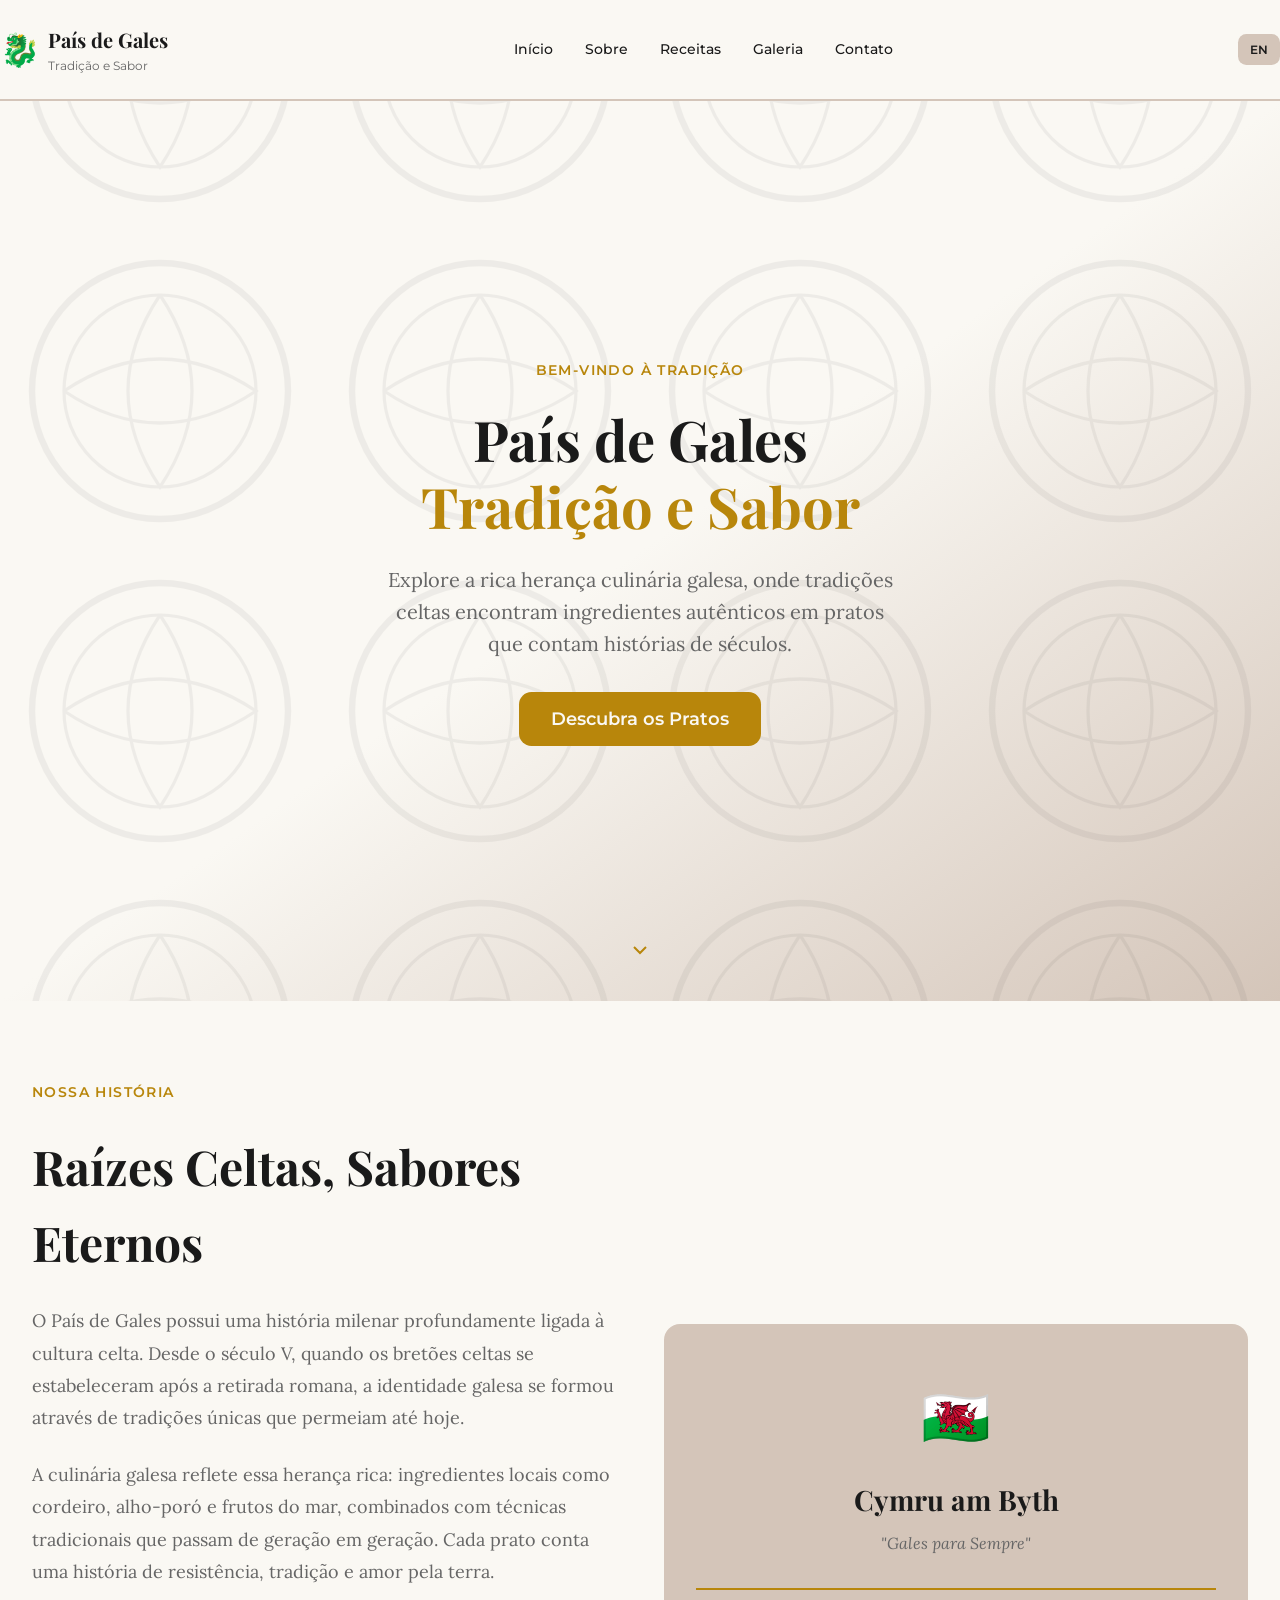
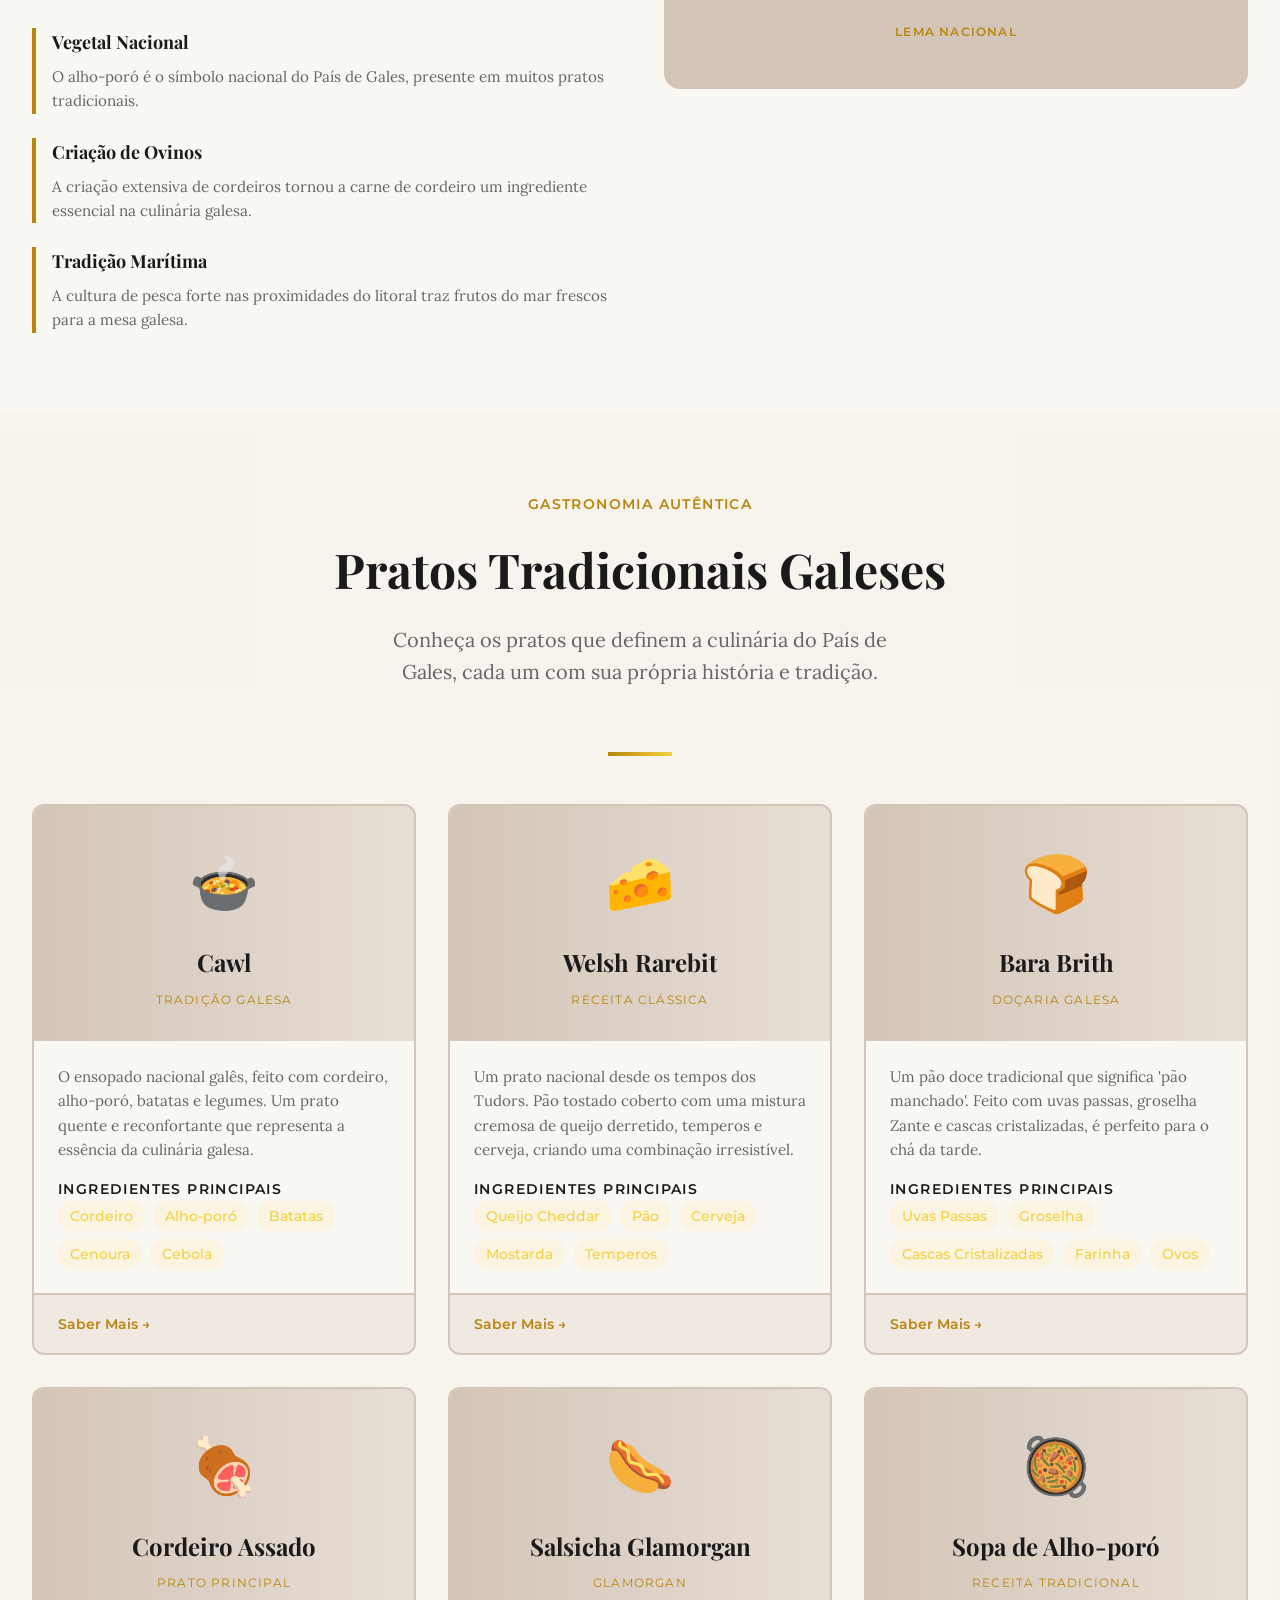
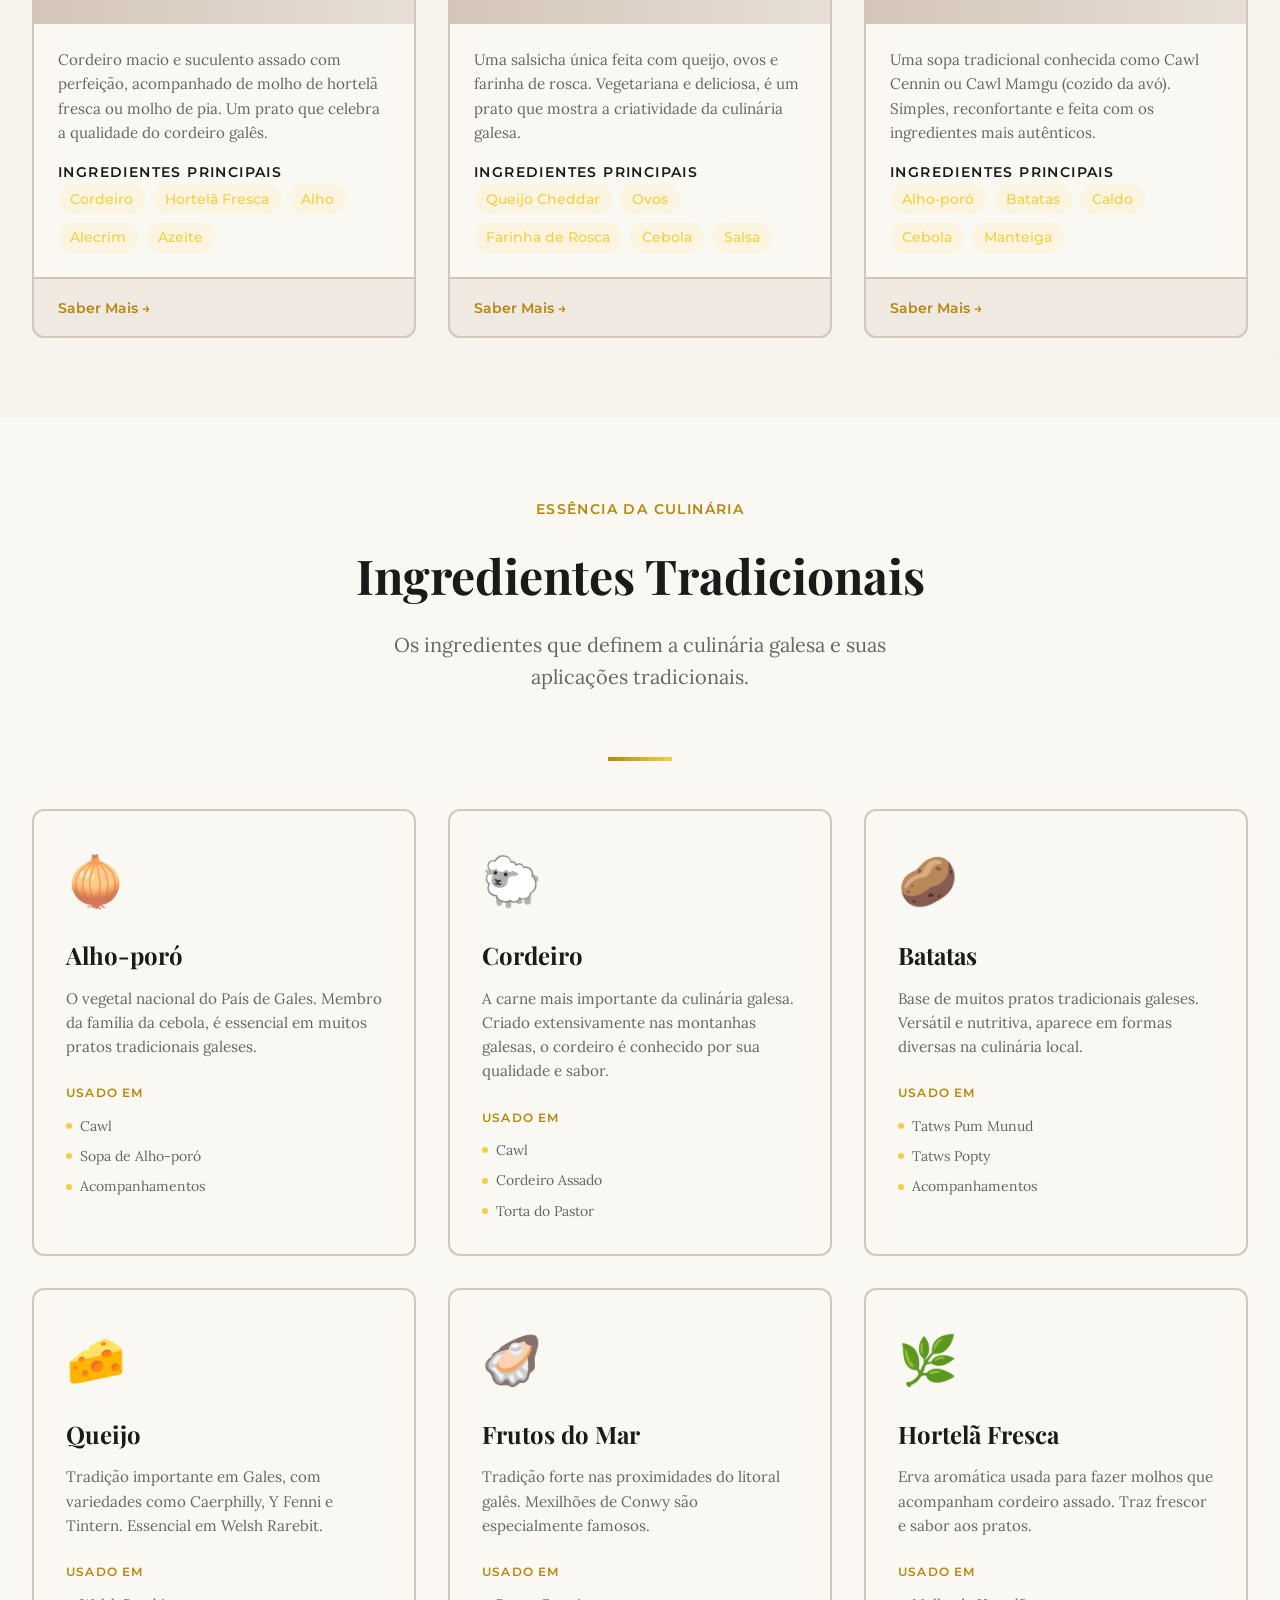
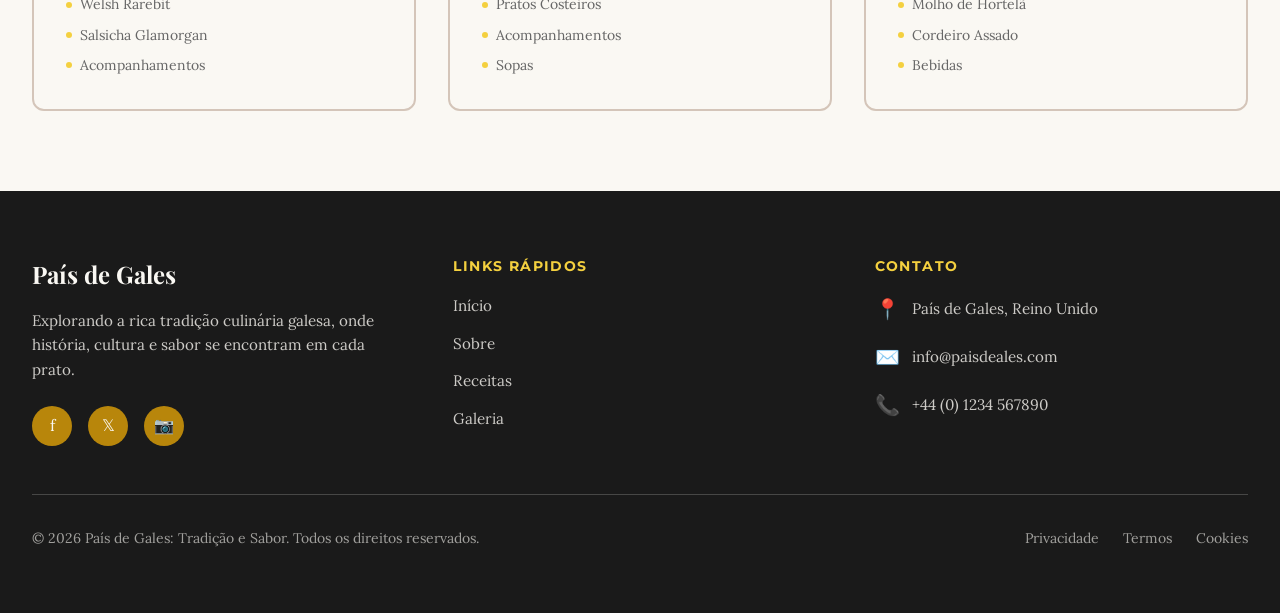
<file: projeto/index.html>
<!DOCTYPE html>
<html lang="pt-BR">
<head>
    <meta charset="UTF-8">
    <meta name="viewport" content="width=device-width, initial-scale=1.0">
    <meta name="description" content="Descubra a rica culinária tradicional do País de Gales, com pratos autênticos como Cawl, Welsh Rarebit e Bara Brith.">
    <meta name="keywords" content="País de Gales, culinária galesa, comida tradicional, receitas, cultura">
    <title>País de Gales: Tradição e Sabor</title>
    <link rel="preconnect" href="https://fonts.googleapis.com">
    <link rel="preconnect" href="https://fonts.gstatic.com" crossorigin>
    <link href="https://fonts.googleapis.com/css2?family=Playfair+Display:wght@700;900&family=Lora:wght@400;500;600&family=Montserrat:wght@500;600;700&display=swap" rel="stylesheet">
    <link rel="stylesheet" href="styles.css">
</head>
<body>
    <!-- Header -->
    <header class="header">
        <div class="container header-content">
            <a href="index.html" class="logo">
                <span class="logo-emoji">🐉</span>
                <div class="logo-text">
                    <h1 class="logo-title" data-i18n="nav.title">País de Gales</h1>
                    <p class="logo-subtitle" data-i18n="nav.subtitle">Tradição e Sabor</p>
                </div>
            </a>

            <button class="menu-toggle" id="menuToggle">
                <span></span>
                <span></span>
                <span></span>
            </button>

            <nav class="nav" id="nav">
                <a href="index.html" class="nav-link" data-i18n="nav.home">Início</a>
                <a href="sobre.html" class="nav-link" data-i18n="nav.about">Sobre</a>
                <a href="receitas.html" class="nav-link" data-i18n="nav.recipes">Receitas</a>
                <a href="galeria.html" class="nav-link" data-i18n="nav.gallery">Galeria</a>
                <a href="contato.html" class="nav-link" data-i18n="nav.contact">Contato</a>
            </nav>

            <button class="language-toggle" id="languageToggle">
                <span id="langText">EN</span>
            </button>
        </div>
    </header>

    <!-- Main Content -->
    <main>
        <!-- Hero Section -->
        <section class="hero">
            <svg class="celtic-pattern" viewBox="0 0 400 400" preserveAspectRatio="xMidYMid slice">
                <defs>
                    <pattern id="celtic" x="0" y="0" width="100" height="100" patternUnits="userSpaceOnUse">
                        <circle cx="50" cy="50" r="40" fill="none" stroke="currentColor" stroke-width="2" />
                        <circle cx="50" cy="50" r="30" fill="none" stroke="currentColor" stroke-width="1" />
                        <path d="M 50 20 Q 70 50 50 80 Q 30 50 50 20" fill="none" stroke="currentColor" stroke-width="1" />
                        <path d="M 20 50 Q 50 70 80 50 Q 50 30 20 50" fill="none" stroke="currentColor" stroke-width="1" />
                    </pattern>
                </defs>
                <rect width="400" height="400" fill="url(#celtic)" />
            </svg>

            <div class="hero-content">
                <span class="hero-subtitle" data-i18n="hero.subtitle">BEM-VINDO À TRADIÇÃO</span>
                <h2 class="hero-title"><span data-i18n="hero.title">País de Gales</span><br><span class="text-primary" data-i18n="hero.subtitle2">Tradição e Sabor</span></h2>
                <p class="hero-description" data-i18n="hero.description">Explore a rica herança culinária galesa, onde tradições celtas encontram ingredientes autênticos em pratos que contam histórias de séculos.</p>
                <button class="cta-button" id="ctaButton" data-i18n="hero.cta">Descubra os Pratos</button>
            </div>

            <div class="scroll-indicator">
                <svg width="24" height="24" viewBox="0 0 24 24" fill="none" stroke="currentColor" stroke-width="2">
                    <polyline points="6 9 12 15 18 9"></polyline>
                </svg>
            </div>
        </section>

        <!-- History Section -->
        <section id="historia" class="history">
            <div class="container">
                <div class="history-grid">
                    <div class="history-content">
                        <span class="section-label" data-i18n="history.label">NOSSA HISTÓRIA</span>
                        <h2 class="section-title" data-i18n="history.title">Raízes Celtas, Sabores Eternos</h2>

                        <p class="history-text" data-i18n="history.text1">O País de Gales possui uma história milenar profundamente ligada à cultura celta. Desde o século V, quando os bretões celtas se estabeleceram após a retirada romana, a identidade galesa se formou através de tradições únicas que permeiam até hoje.</p>

                        <p class="history-text" data-i18n="history.text2">A culinária galesa reflete essa herança rica: ingredientes locais como cordeiro, alho-poró e frutos do mar, combinados com técnicas tradicionais que passam de geração em geração. Cada prato conta uma história de resistência, tradição e amor pela terra.</p>

                        <div class="history-highlights">
                            <div class="highlight">
                                <div class="highlight-line"></div>
                                <div>
                                    <h3 class="highlight-title" data-i18n="history.highlight1">Vegetal Nacional</h3>
                                    <p class="highlight-text" data-i18n="history.highlight1_text">O alho-poró é o símbolo nacional do País de Gales, presente em muitos pratos tradicionais.</p>
                                </div>
                            </div>

                            <div class="highlight">
                                <div class="highlight-line"></div>
                                <div>
                                    <h3 class="highlight-title" data-i18n="history.highlight2">Criação de Ovinos</h3>
                                    <p class="highlight-text" data-i18n="history.highlight2_text">A criação extensiva de cordeiros tornou a carne de cordeiro um ingrediente essencial na culinária galesa.</p>
                                </div>
                            </div>

                            <div class="highlight">
                                <div class="highlight-line"></div>
                                <div>
                                    <h3 class="highlight-title" data-i18n="history.highlight3">Tradição Marítima</h3>
                                    <p class="highlight-text" data-i18n="history.highlight3_text">A cultura de pesca forte nas proximidades do litoral traz frutos do mar frescos para a mesa galesa.</p>
                                </div>
                            </div>
                        </div>
                    </div>

                    <div class="history-box">
                        <div class="history-emoji">🏴󠁧󠁢󠁷󠁬󠁳󠁿</div>
                        <h3 class="history-motto">Cymru am Byth</h3>
                        <p class="history-motto-translation" data-i18n="history.motto">"Gales para Sempre"</p>
                        <div class="history-divider"></div>
                        <p class="history-label" data-i18n="history.national_motto">LEMA NACIONAL</p>
                    </div>
                </div>
            </div>
        </section>

        <!-- Dishes Section -->
        <section id="pratos" class="dishes">
            <div class="container">
                <div class="section-header">
                    <span class="section-label" data-i18n="dishes.label">GASTRONOMIA AUTÊNTICA</span>
                    <h2 class="section-title" data-i18n="dishes.title">Pratos Tradicionais Galeses</h2>
                    <p class="section-description" data-i18n="dishes.description">Conheça os pratos que definem a culinária do País de Gales, cada um com sua própria história e tradição.</p>
                </div>

                <div class="decorative-line"></div>

                <div class="dishes-grid" id="dishesGrid">
                    <!-- Dishes will be inserted here by JavaScript -->
                </div>
            </div>
        </section>

        <!-- Ingredients Section -->
        <section id="ingredientes" class="ingredients">
            <div class="container">
                <div class="section-header">
                    <span class="section-label" data-i18n="ingredients.label">ESSÊNCIA DA CULINÁRIA</span>
                    <h2 class="section-title" data-i18n="ingredients.title">Ingredientes Tradicionais</h2>
                    <p class="section-description" data-i18n="ingredients.description">Os ingredientes que definem a culinária galesa e suas aplicações tradicionais.</p>
                </div>

                <div class="decorative-line"></div>

                <div class="ingredients-grid" id="ingredientsGrid">
                    <!-- Ingredients will be inserted here by JavaScript -->
                </div>
            </div>
        </section>
    </main>

    <!-- Footer -->
    <footer class="footer" id="contato">
        <div class="container">
            <div class="footer-grid">
                <div class="footer-section">
                    <h3 class="footer-title" data-i18n="footer.title">País de Gales</h3>
                    <p class="footer-text" data-i18n="footer.text">Explorando a rica tradição culinária galesa, onde história, cultura e sabor se encontram em cada prato.</p>
                    <div class="social-links">
                        <a href="#" class="social-link">f</a>
                        <a href="#" class="social-link">𝕏</a>
                        <a href="#" class="social-link">📷</a>
                    </div>
                </div>

                <div class="footer-section">
                    <h4 class="footer-subtitle" data-i18n="footer.quick_links">LINKS RÁPIDOS</h4>
                    <ul class="footer-links">
                        <li><a href="index.html" data-i18n="nav.home">Início</a></li>
                        <li><a href="sobre.html" data-i18n="nav.about">Sobre</a></li>
                        <li><a href="receitas.html" data-i18n="nav.recipes">Receitas</a></li>
                        <li><a href="galeria.html" data-i18n="nav.gallery">Galeria</a></li>
                    </ul>
                </div>

                <div class="footer-section">
                    <h4 class="footer-subtitle" data-i18n="footer.contact">CONTATO</h4>
                    <div class="contact-info">
                        <div class="contact-item">
                            <span class="contact-icon">📍</span>
                            <span data-i18n="footer.location">País de Gales, Reino Unido</span>
                        </div>
                        <div class="contact-item">
                            <span class="contact-icon">✉️</span>
                            <a href="mailto:info@paisdeales.com">info@paisdeales.com</a>
                        </div>
                        <div class="contact-item">
                            <span class="contact-icon">📞</span>
                            <span>+44 (0) 1234 567890</span>
                        </div>
                    </div>
                </div>
            </div>

            <div class="footer-divider"></div>

            <div class="footer-bottom">
                <p data-i18n="footer.copyright">&copy; 2026 País de Gales: Tradição e Sabor. Todos os direitos reservados.</p>
                <div class="footer-bottom-links">
                    <a href="#" data-i18n="footer.privacy">Privacidade</a>
                    <a href="#" data-i18n="footer.terms">Termos</a>
                    <a href="#" data-i18n="footer.cookies">Cookies</a>
                </div>
            </div>
        </div>
    </footer>

    <script src="i18n.js"></script>
    <script src="script.js"></script>
</body>
</html>
</file>
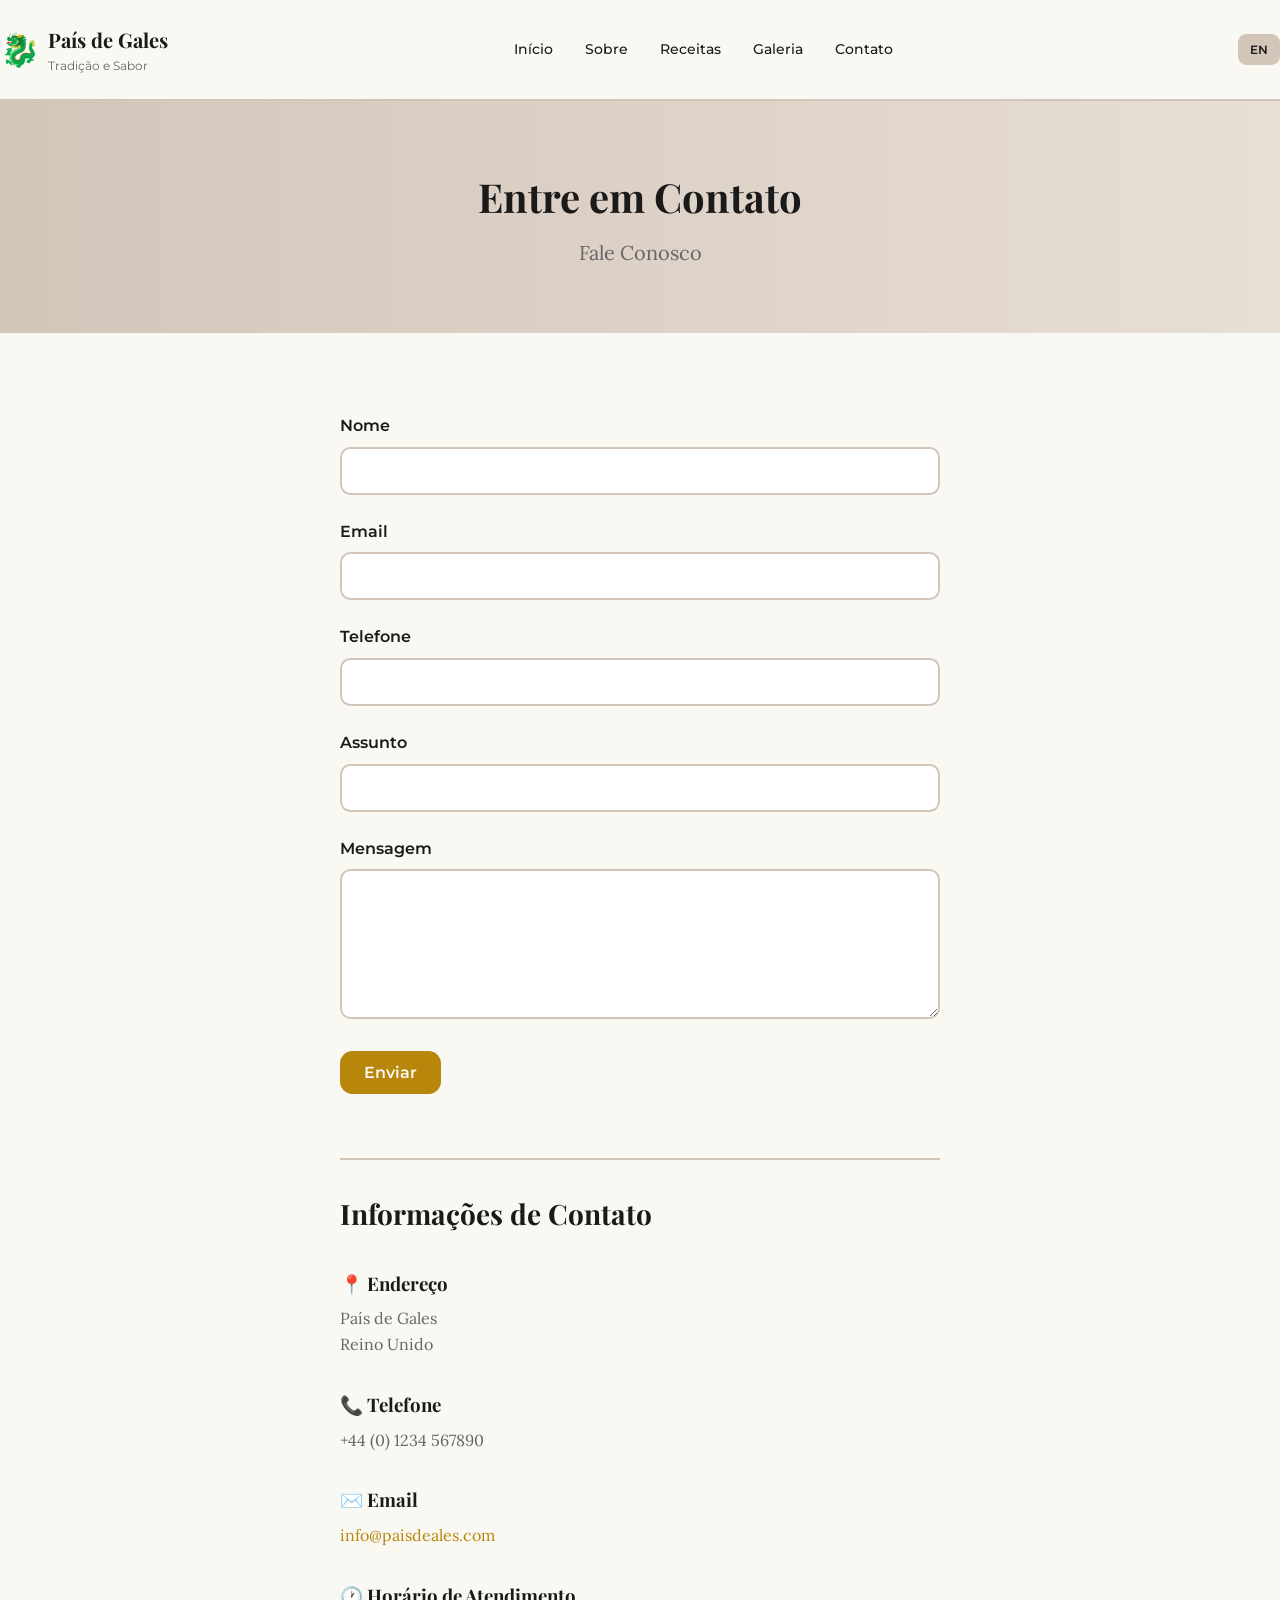
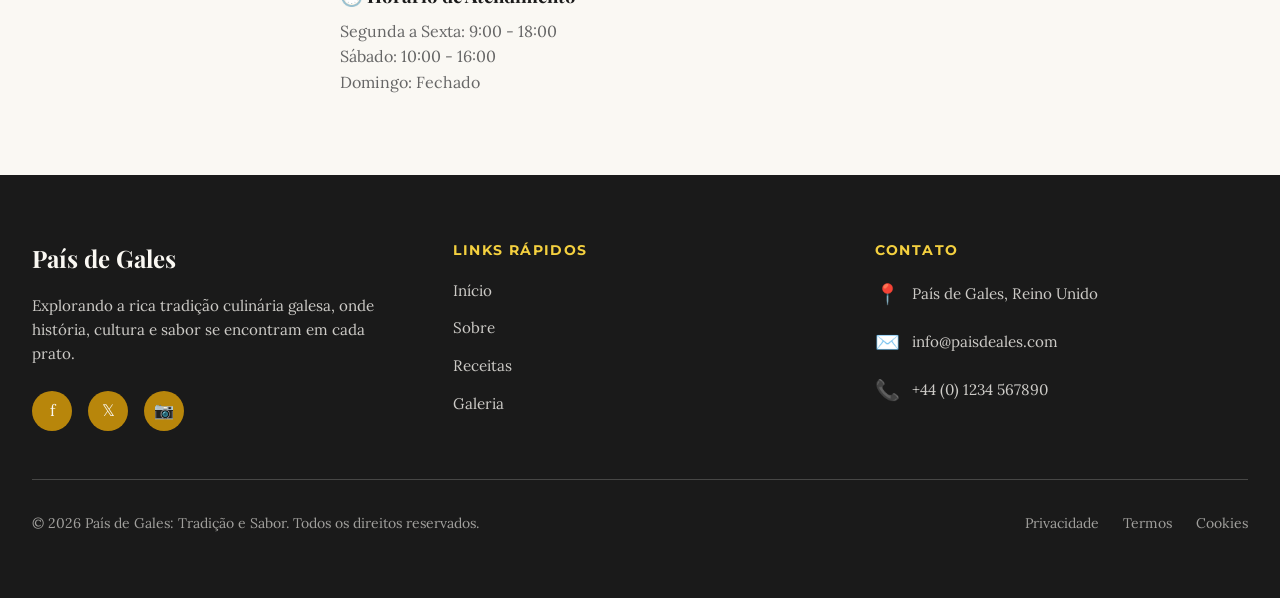
<file: projeto/contato.html>
<!DOCTYPE html>
<html lang="pt-BR">
<head>
    <meta charset="UTF-8">
    <meta name="viewport" content="width=device-width, initial-scale=1.0">
    <meta name="description" content="Entre em contato conosco.">
    <title>Contato - País de Gales: Tradição e Sabor</title>
    <link rel="preconnect" href="https://fonts.googleapis.com">
    <link rel="preconnect" href="https://fonts.gstatic.com" crossorigin>
    <link href="https://fonts.googleapis.com/css2?family=Playfair+Display:wght@700;900&family=Lora:wght@400;500;600&family=Montserrat:wght@500;600;700&display=swap" rel="stylesheet">
    <link rel="stylesheet" href="styles.css">
</head>
<body>
    <!-- Header -->
    <header class="header">
        <div class="container header-content">
            <a href="index.html" class="logo">
                <span class="logo-emoji">🐉</span>
                <div class="logo-text">
                    <h1 class="logo-title" data-i18n="nav.title">País de Gales</h1>
                    <p class="logo-subtitle" data-i18n="nav.subtitle">Tradição e Sabor</p>
                </div>
            </a>

            <button class="menu-toggle" id="menuToggle">
                <span></span>
                <span></span>
                <span></span>
            </button>

            <nav class="nav" id="nav">
                <a href="index.html" class="nav-link" data-i18n="nav.home">Início</a>
                <a href="sobre.html" class="nav-link" data-i18n="nav.about">Sobre</a>
                <a href="receitas.html" class="nav-link" data-i18n="nav.recipes">Receitas</a>
                <a href="galeria.html" class="nav-link" data-i18n="nav.gallery">Galeria</a>
                <a href="contato.html" class="nav-link" data-i18n="nav.contact">Contato</a>
            </nav>

            <button class="language-toggle" id="languageToggle">
                <span id="langText">EN</span>
            </button>
        </div>
    </header>

    <!-- Main Content -->
    <main>
        <!-- Page Header -->
        <section class="page-header">
            <div class="container">
                <h1 class="page-title" data-i18n="pages.contact.title">Entre em Contato</h1>
                <p class="page-subtitle" data-i18n="pages.contact.subtitle">Fale Conosco</p>
            </div>
        </section>

        <!-- Page Content -->
        <section class="page-content">
            <div class="container">
                <div style="max-width: 600px; margin: 0 auto;">
                    <!-- Contact Form -->
                    <form id="contactForm" class="contact-form">
                        <div class="form-group">
                            <label for="name" class="form-label" data-i18n="pages.contact.name">Nome</label>
                            <input type="text" id="name" name="name" class="form-input" required>
                        </div>

                        <div class="form-group">
                            <label for="email" class="form-label" data-i18n="pages.contact.email">Email</label>
                            <input type="email" id="email" name="email" class="form-input" required>
                        </div>

                        <div class="form-group">
                            <label for="phone" class="form-label" data-i18n="pages.contact.phone">Telefone</label>
                            <input type="tel" id="phone" name="phone" class="form-input">
                        </div>

                        <div class="form-group">
                            <label for="subject" class="form-label">Assunto</label>
                            <input type="text" id="subject" name="subject" class="form-input" required>
                        </div>

                        <div class="form-group">
                            <label for="message" class="form-label" data-i18n="pages.contact.message">Mensagem</label>
                            <textarea id="message" name="message" class="form-textarea" required></textarea>
                        </div>

                        <button type="submit" class="form-button" data-i18n="pages.contact.send">Enviar</button>
                    </form>

                    <!-- Contact Info -->
                    <div style="margin-top: 4rem; padding-top: 2rem; border-top: 2px solid var(--secondary);">
                        <h2 class="content-title">Informações de Contato</h2>
                        
                        <div style="display: grid; gap: 2rem; margin-top: 2rem;">
                            <div>
                                <h3 style="font-weight: 700; margin-bottom: 0.5rem;">📍 Endereço</h3>
                                <p style="color: var(--muted-foreground);">País de Gales<br>Reino Unido</p>
                            </div>

                            <div>
                                <h3 style="font-weight: 700; margin-bottom: 0.5rem;">📞 Telefone</h3>
                                <p style="color: var(--muted-foreground);">+44 (0) 1234 567890</p>
                            </div>

                            <div>
                                <h3 style="font-weight: 700; margin-bottom: 0.5rem;">✉️ Email</h3>
                                <p style="color: var(--muted-foreground);"><a href="mailto:info@paisdeales.com" style="color: var(--primary); text-decoration: none;">info@paisdeales.com</a></p>
                            </div>

                            <div>
                                <h3 style="font-weight: 700; margin-bottom: 0.5rem;">🕐 Horário de Atendimento</h3>
                                <p style="color: var(--muted-foreground);">Segunda a Sexta: 9:00 - 18:00<br>Sábado: 10:00 - 16:00<br>Domingo: Fechado</p>
                            </div>
                        </div>
                    </div>
                </div>
            </div>
        </section>
    </main>

    <!-- Footer -->
    <footer class="footer">
        <div class="container">
            <div class="footer-grid">
                <div class="footer-section">
                    <h3 class="footer-title" data-i18n="footer.title">País de Gales</h3>
                    <p class="footer-text" data-i18n="footer.text">Explorando a rica tradição culinária galesa, onde história, cultura e sabor se encontram em cada prato.</p>
                    <div class="social-links">
                        <a href="#" class="social-link">f</a>
                        <a href="#" class="social-link">𝕏</a>
                        <a href="#" class="social-link">📷</a>
                    </div>
                </div>

                <div class="footer-section">
                    <h4 class="footer-subtitle" data-i18n="footer.quick_links">LINKS RÁPIDOS</h4>
                    <ul class="footer-links">
                        <li><a href="index.html" data-i18n="nav.home">Início</a></li>
                        <li><a href="sobre.html" data-i18n="nav.about">Sobre</a></li>
                        <li><a href="receitas.html" data-i18n="nav.recipes">Receitas</a></li>
                        <li><a href="galeria.html" data-i18n="nav.gallery">Galeria</a></li>
                    </ul>
                </div>

                <div class="footer-section">
                    <h4 class="footer-subtitle" data-i18n="footer.contact">CONTATO</h4>
                    <div class="contact-info">
                        <div class="contact-item">
                            <span class="contact-icon">📍</span>
                            <span data-i18n="footer.location">País de Gales, Reino Unido</span>
                        </div>
                        <div class="contact-item">
                            <span class="contact-icon">✉️</span>
                            <a href="mailto:info@paisdeales.com">info@paisdeales.com</a>
                        </div>
                        <div class="contact-item">
                            <span class="contact-icon">📞</span>
                            <span>+44 (0) 1234 567890</span>
                        </div>
                    </div>
                </div>
            </div>

            <div class="footer-divider"></div>

            <div class="footer-bottom">
                <p data-i18n="footer.copyright">&copy; 2026 País de Gales: Tradição e Sabor. Todos os direitos reservados.</p>
                <div class="footer-bottom-links">
                    <a href="#" data-i18n="footer.privacy">Privacidade</a>
                    <a href="#" data-i18n="footer.terms">Termos</a>
                    <a href="#" data-i18n="footer.cookies">Cookies</a>
                </div>
            </div>
        </div>
    </footer>

    <script src="i18n.js"></script>
    <script src="contact.js"></script>
    <script src="script.js"></script>
</body>
</html>
</file>
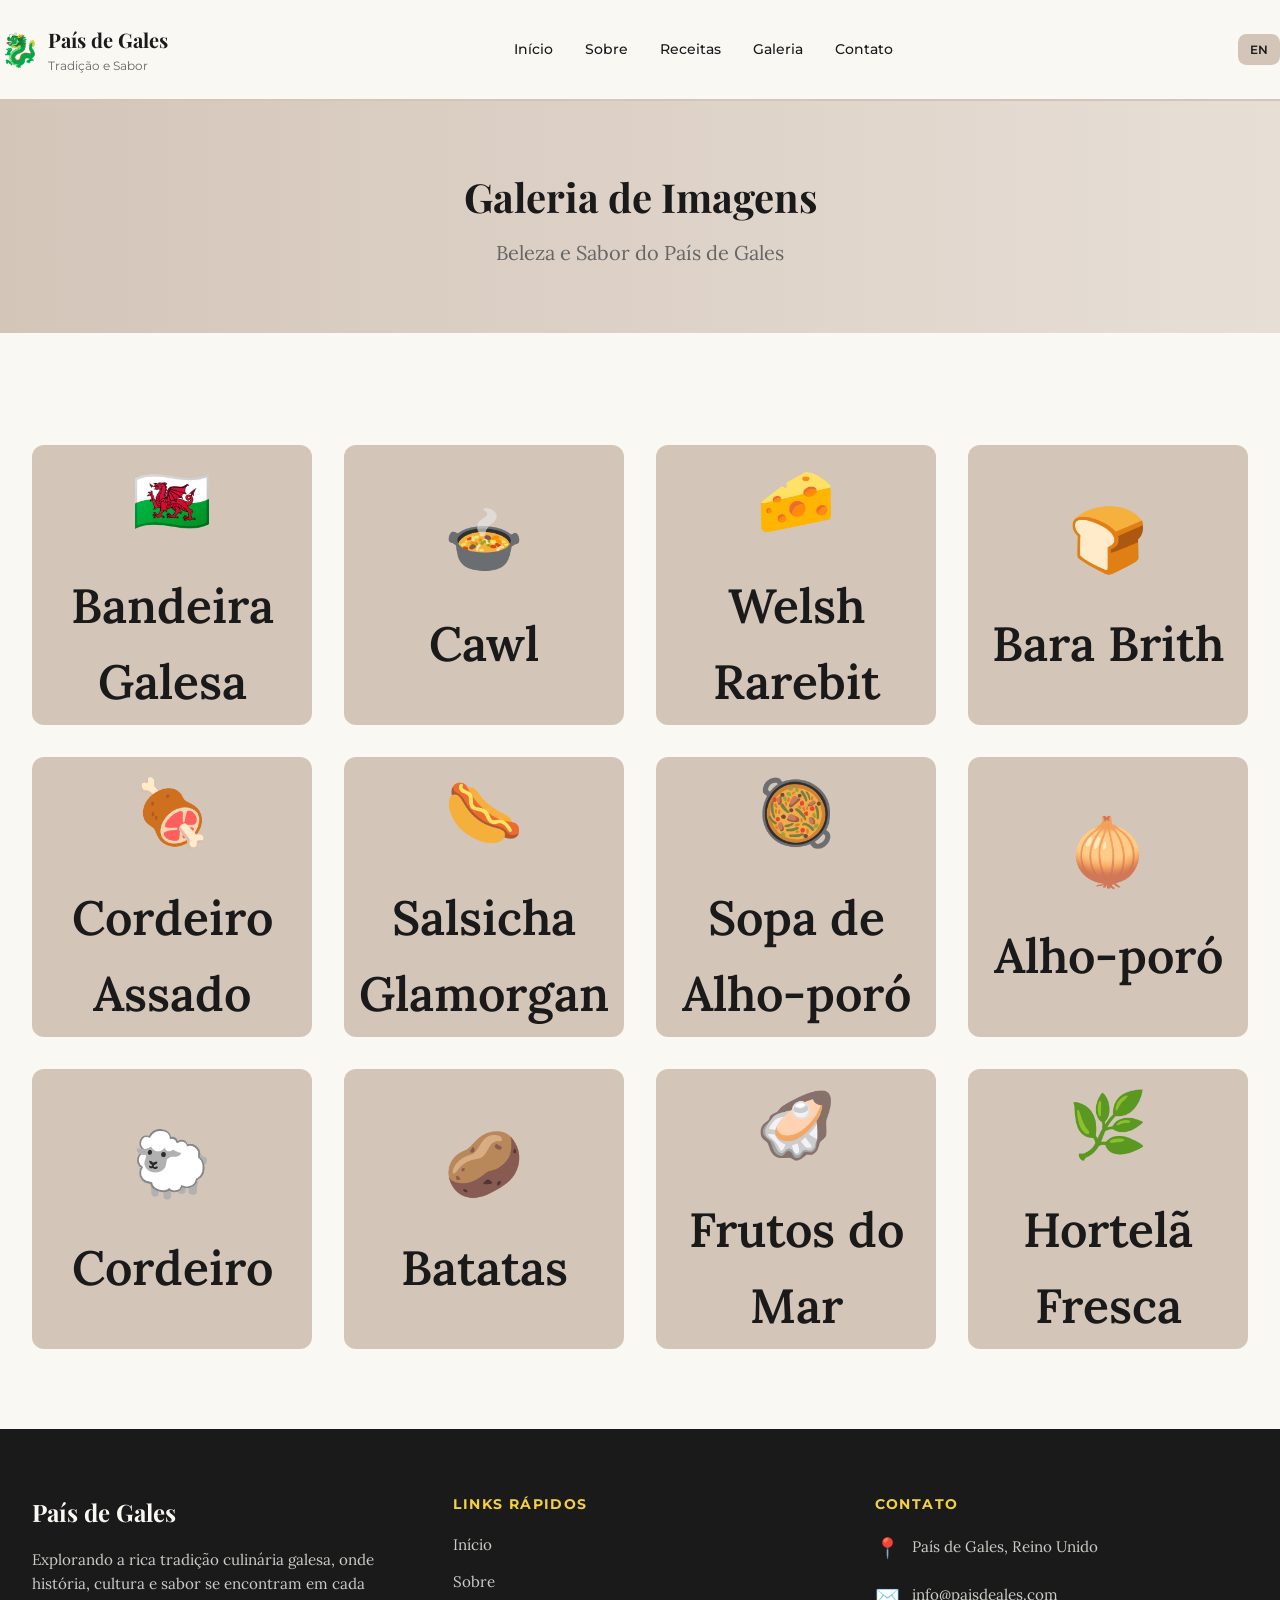
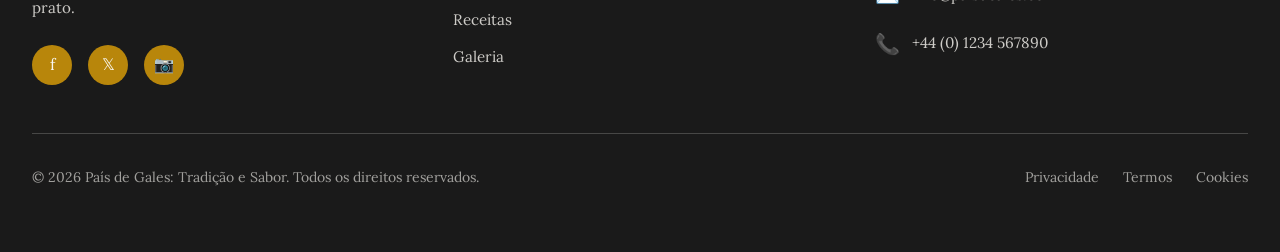
<file: projeto/galeria.html>
<!DOCTYPE html>
<html lang="pt-BR">
<head>
    <meta charset="UTF-8">
    <meta name="viewport" content="width=device-width, initial-scale=1.0">
    <meta name="description" content="Galeria de imagens do País de Gales e sua culinária.">
    <title>Galeria - País de Gales: Tradição e Sabor</title>
    <link rel="preconnect" href="https://fonts.googleapis.com">
    <link rel="preconnect" href="https://fonts.gstatic.com" crossorigin>
    <link href="https://fonts.googleapis.com/css2?family=Playfair+Display:wght@700;900&family=Lora:wght@400;500;600&family=Montserrat:wght@500;600;700&display=swap" rel="stylesheet">
    <link rel="stylesheet" href="styles.css">
</head>
<body>
    <!-- Header -->
    <header class="header">
        <div class="container header-content">
            <a href="index.html" class="logo">
                <span class="logo-emoji">🐉</span>
                <div class="logo-text">
                    <h1 class="logo-title" data-i18n="nav.title">País de Gales</h1>
                    <p class="logo-subtitle" data-i18n="nav.subtitle">Tradição e Sabor</p>
                </div>
            </a>

            <button class="menu-toggle" id="menuToggle">
                <span></span>
                <span></span>
                <span></span>
            </button>

            <nav class="nav" id="nav">
                <a href="index.html" class="nav-link" data-i18n="nav.home">Início</a>
                <a href="sobre.html" class="nav-link" data-i18n="nav.about">Sobre</a>
                <a href="receitas.html" class="nav-link" data-i18n="nav.recipes">Receitas</a>
                <a href="galeria.html" class="nav-link" data-i18n="nav.gallery">Galeria</a>
                <a href="contato.html" class="nav-link" data-i18n="nav.contact">Contato</a>
            </nav>

            <button class="language-toggle" id="languageToggle">
                <span id="langText">EN</span>
            </button>
        </div>
    </header>

    <!-- Main Content -->
    <main>
        <!-- Page Header -->
        <section class="page-header">
            <div class="container">
                <h1 class="page-title" data-i18n="pages.gallery.title">Galeria de Imagens</h1>
                <p class="page-subtitle" data-i18n="pages.gallery.subtitle">Beleza e Sabor do País de Gales</p>
            </div>
        </section>

        <!-- Page Content -->
        <section class="page-content">
            <div class="container">
                <!-- Gallery Grid -->
                <div class="gallery-grid" id="galleryGrid">
                    <!-- Gallery items will be inserted here by JavaScript -->
                </div>
            </div>
        </section>
    </main>

    <!-- Footer -->
    <footer class="footer">
        <div class="container">
            <div class="footer-grid">
                <div class="footer-section">
                    <h3 class="footer-title" data-i18n="footer.title">País de Gales</h3>
                    <p class="footer-text" data-i18n="footer.text">Explorando a rica tradição culinária galesa, onde história, cultura e sabor se encontram em cada prato.</p>
                    <div class="social-links">
                        <a href="#" class="social-link">f</a>
                        <a href="#" class="social-link">𝕏</a>
                        <a href="#" class="social-link">📷</a>
                    </div>
                </div>

                <div class="footer-section">
                    <h4 class="footer-subtitle" data-i18n="footer.quick_links">LINKS RÁPIDOS</h4>
                    <ul class="footer-links">
                        <li><a href="index.html" data-i18n="nav.home">Início</a></li>
                        <li><a href="sobre.html" data-i18n="nav.about">Sobre</a></li>
                        <li><a href="receitas.html" data-i18n="nav.recipes">Receitas</a></li>
                        <li><a href="galeria.html" data-i18n="nav.gallery">Galeria</a></li>
                    </ul>
                </div>

                <div class="footer-section">
                    <h4 class="footer-subtitle" data-i18n="footer.contact">CONTATO</h4>
                    <div class="contact-info">
                        <div class="contact-item">
                            <span class="contact-icon">📍</span>
                            <span data-i18n="footer.location">País de Gales, Reino Unido</span>
                        </div>
                        <div class="contact-item">
                            <span class="contact-icon">✉️</span>
                            <a href="mailto:info@paisdeales.com">info@paisdeales.com</a>
                        </div>
                        <div class="contact-item">
                            <span class="contact-icon">📞</span>
                            <span>+44 (0) 1234 567890</span>
                        </div>
                    </div>
                </div>
            </div>

            <div class="footer-divider"></div>

            <div class="footer-bottom">
                <p data-i18n="footer.copyright">&copy; 2026 País de Gales: Tradição e Sabor. Todos os direitos reservados.</p>
                <div class="footer-bottom-links">
                    <a href="#" data-i18n="footer.privacy">Privacidade</a>
                    <a href="#" data-i18n="footer.terms">Termos</a>
                    <a href="#" data-i18n="footer.cookies">Cookies</a>
                </div>
            </div>
        </div>
    </footer>

    <script src="i18n.js"></script>
    <script src="gallery.js"></script>
    <script src="script.js"></script>
</body>
</html>
</file>
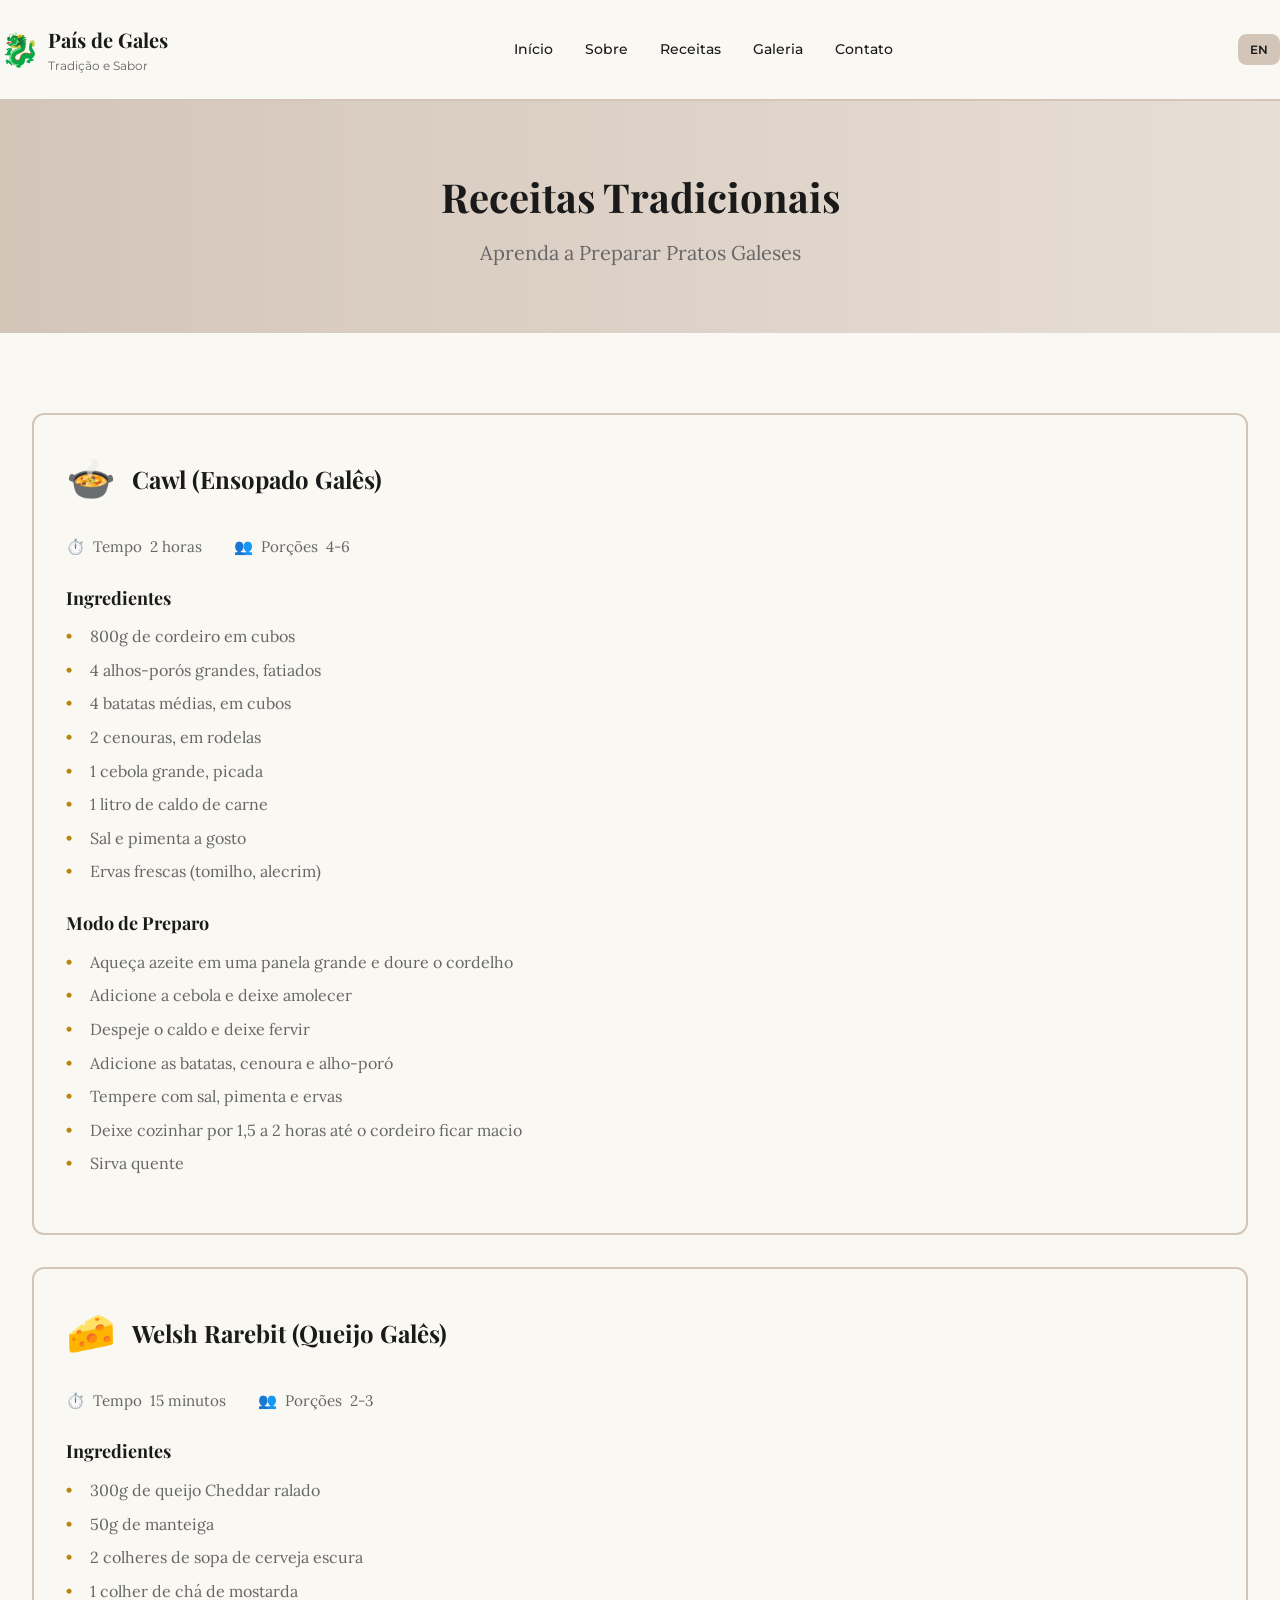
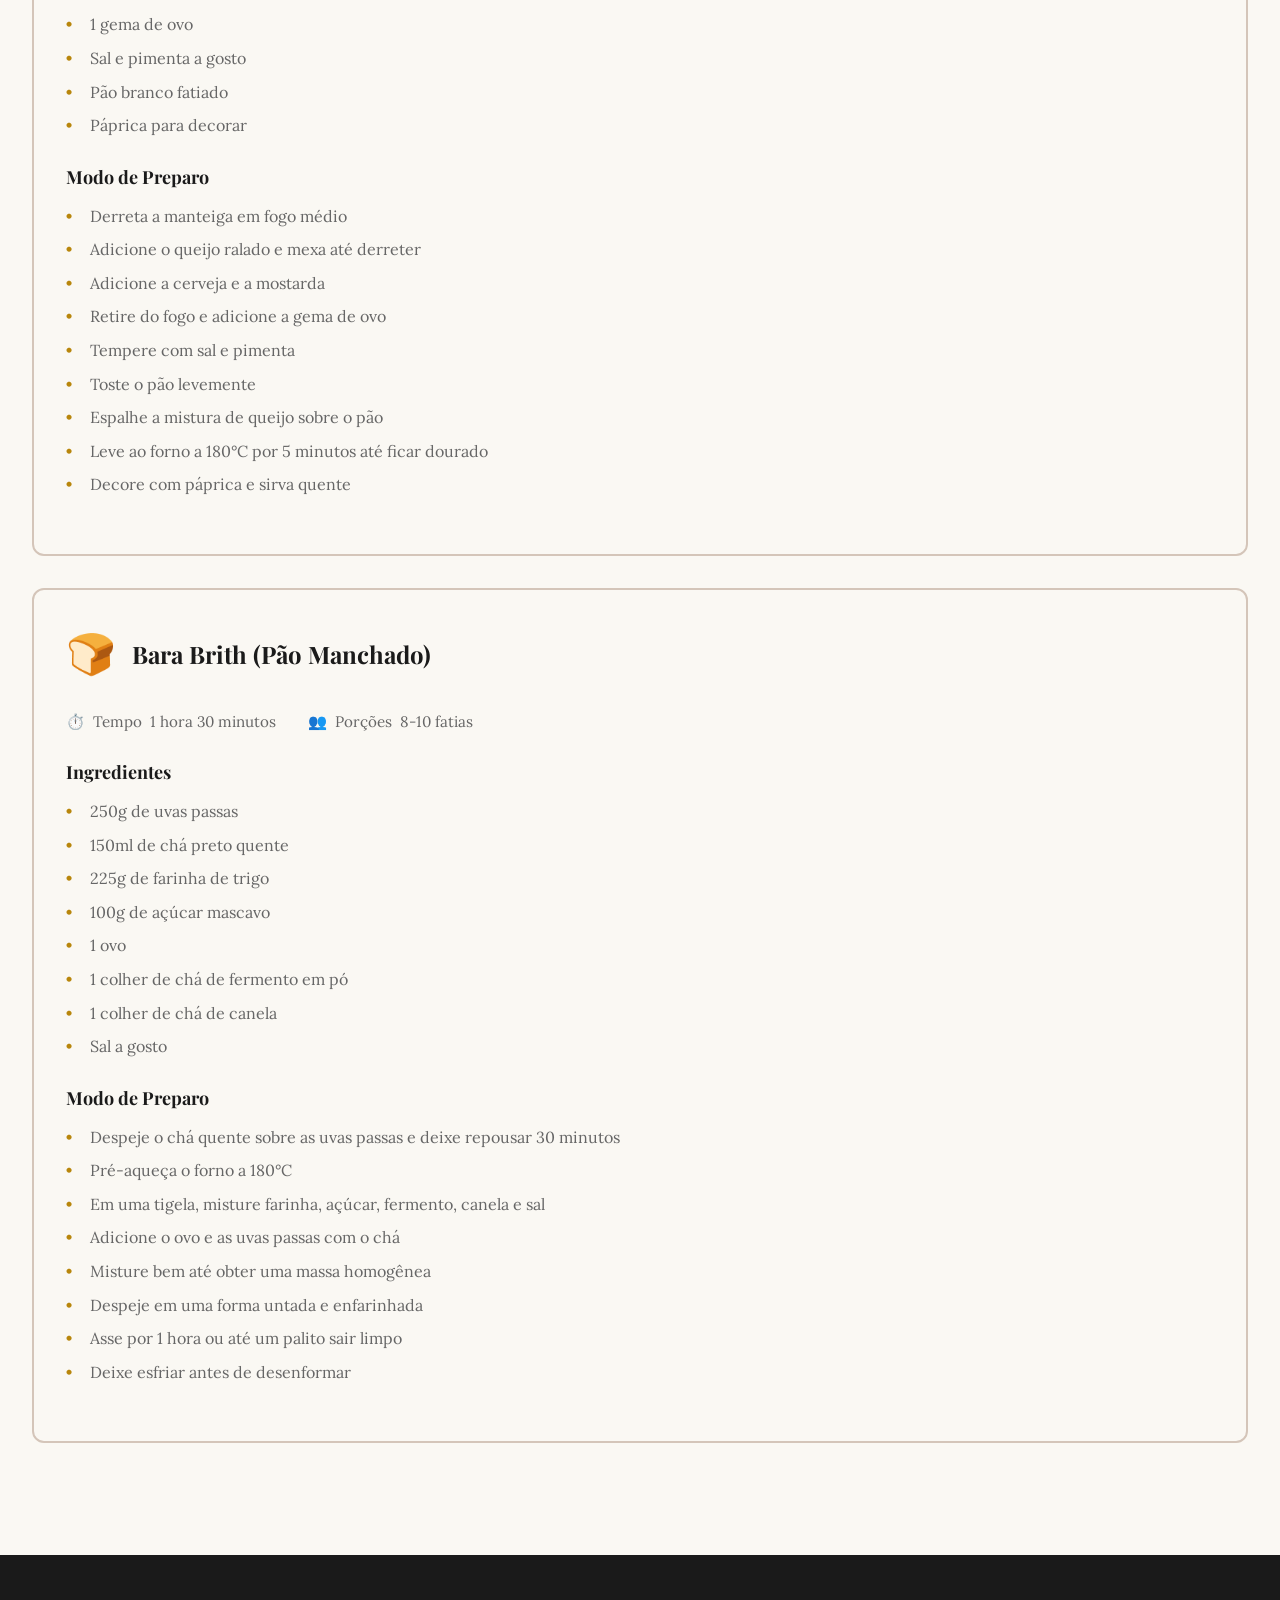
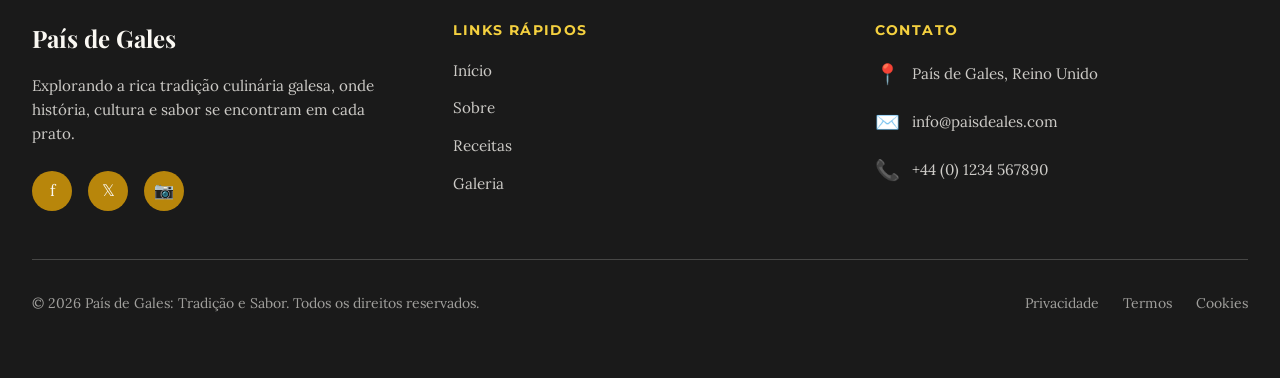
<file: projeto/receitas.html>
<!DOCTYPE html>
<html lang="pt-BR">
<head>
    <meta charset="UTF-8">
    <meta name="viewport" content="width=device-width, initial-scale=1.0">
    <meta name="description" content="Receitas tradicionais galesas para você preparar em casa.">
    <title>Receitas - País de Gales: Tradição e Sabor</title>
    <link rel="preconnect" href="https://fonts.googleapis.com">
    <link rel="preconnect" href="https://fonts.gstatic.com" crossorigin>
    <link href="https://fonts.googleapis.com/css2?family=Playfair+Display:wght@700;900&family=Lora:wght@400;500;600&family=Montserrat:wght@500;600;700&display=swap" rel="stylesheet">
    <link rel="stylesheet" href="styles.css">
</head>
<body>
    <!-- Header -->
    <header class="header">
        <div class="container header-content">
            <a href="index.html" class="logo">
                <span class="logo-emoji">🐉</span>
                <div class="logo-text">
                    <h1 class="logo-title" data-i18n="nav.title">País de Gales</h1>
                    <p class="logo-subtitle" data-i18n="nav.subtitle">Tradição e Sabor</p>
                </div>
            </a>

            <button class="menu-toggle" id="menuToggle">
                <span></span>
                <span></span>
                <span></span>
            </button>

            <nav class="nav" id="nav">
                <a href="index.html" class="nav-link" data-i18n="nav.home">Início</a>
                <a href="sobre.html" class="nav-link" data-i18n="nav.about">Sobre</a>
                <a href="receitas.html" class="nav-link" data-i18n="nav.recipes">Receitas</a>
                <a href="galeria.html" class="nav-link" data-i18n="nav.gallery">Galeria</a>
                <a href="contato.html" class="nav-link" data-i18n="nav.contact">Contato</a>
            </nav>

            <button class="language-toggle" id="languageToggle">
                <span id="langText">EN</span>
            </button>
        </div>
    </header>

    <!-- Main Content -->
    <main>
        <!-- Page Header -->
        <section class="page-header">
            <div class="container">
                <h1 class="page-title" data-i18n="pages.recipes.title">Receitas Tradicionais</h1>
                <p class="page-subtitle" data-i18n="pages.recipes.subtitle">Aprenda a Preparar Pratos Galeses</p>
            </div>
        </section>

        <!-- Page Content -->
        <section class="page-content">
            <div class="container">
                <!-- Recipe 1: Cawl -->
                <div class="recipe-card">
                    <div class="recipe-header">
                        <div class="recipe-emoji">🍲</div>
                        <div>
                            <h2 class="recipe-title">Cawl (Ensopado Galês)</h2>
                        </div>
                    </div>

                    <div class="recipe-meta">
                        <div class="recipe-meta-item">
                            <span>⏱️</span>
                            <span data-i18n="pages.recipes.time">Tempo:</span> 2 horas
                        </div>
                        <div class="recipe-meta-item">
                            <span>👥</span>
                            <span data-i18n="pages.recipes.servings">Porções:</span> 4-6
                        </div>
                    </div>

                    <div class="recipe-section">
                        <h3 class="recipe-section-title" data-i18n="pages.recipes.ingredients">Ingredientes</h3>
                        <ul class="recipe-list">
                            <li>800g de cordeiro em cubos</li>
                            <li>4 alhos-porós grandes, fatiados</li>
                            <li>4 batatas médias, em cubos</li>
                            <li>2 cenouras, em rodelas</li>
                            <li>1 cebola grande, picada</li>
                            <li>1 litro de caldo de carne</li>
                            <li>Sal e pimenta a gosto</li>
                            <li>Ervas frescas (tomilho, alecrim)</li>
                        </ul>
                    </div>

                    <div class="recipe-section">
                        <h3 class="recipe-section-title" data-i18n="pages.recipes.preparation">Modo de Preparo</h3>
                        <ol class="recipe-list">
                            <li>Aqueça azeite em uma panela grande e doure o cordelho</li>
                            <li>Adicione a cebola e deixe amolecer</li>
                            <li>Despeje o caldo e deixe fervir</li>
                            <li>Adicione as batatas, cenoura e alho-poró</li>
                            <li>Tempere com sal, pimenta e ervas</li>
                            <li>Deixe cozinhar por 1,5 a 2 horas até o cordeiro ficar macio</li>
                            <li>Sirva quente</li>
                        </ol>
                    </div>
                </div>

                <!-- Recipe 2: Welsh Rarebit -->
                <div class="recipe-card">
                    <div class="recipe-header">
                        <div class="recipe-emoji">🧀</div>
                        <div>
                            <h2 class="recipe-title">Welsh Rarebit (Queijo Galês)</h2>
                        </div>
                    </div>

                    <div class="recipe-meta">
                        <div class="recipe-meta-item">
                            <span>⏱️</span>
                            <span data-i18n="pages.recipes.time">Tempo:</span> 15 minutos
                        </div>
                        <div class="recipe-meta-item">
                            <span>👥</span>
                            <span data-i18n="pages.recipes.servings">Porções:</span> 2-3
                        </div>
                    </div>

                    <div class="recipe-section">
                        <h3 class="recipe-section-title" data-i18n="pages.recipes.ingredients">Ingredientes</h3>
                        <ul class="recipe-list">
                            <li>300g de queijo Cheddar ralado</li>
                            <li>50g de manteiga</li>
                            <li>2 colheres de sopa de cerveja escura</li>
                            <li>1 colher de chá de mostarda</li>
                            <li>1 gema de ovo</li>
                            <li>Sal e pimenta a gosto</li>
                            <li>Pão branco fatiado</li>
                            <li>Páprica para decorar</li>
                        </ul>
                    </div>

                    <div class="recipe-section">
                        <h3 class="recipe-section-title" data-i18n="pages.recipes.preparation">Modo de Preparo</h3>
                        <ol class="recipe-list">
                            <li>Derreta a manteiga em fogo médio</li>
                            <li>Adicione o queijo ralado e mexa até derreter</li>
                            <li>Adicione a cerveja e a mostarda</li>
                            <li>Retire do fogo e adicione a gema de ovo</li>
                            <li>Tempere com sal e pimenta</li>
                            <li>Toste o pão levemente</li>
                            <li>Espalhe a mistura de queijo sobre o pão</li>
                            <li>Leve ao forno a 180°C por 5 minutos até ficar dourado</li>
                            <li>Decore com páprica e sirva quente</li>
                        </ol>
                    </div>
                </div>

                <!-- Recipe 3: Bara Brith -->
                <div class="recipe-card">
                    <div class="recipe-header">
                        <div class="recipe-emoji">🍞</div>
                        <div>
                            <h2 class="recipe-title">Bara Brith (Pão Manchado)</h2>
                        </div>
                    </div>

                    <div class="recipe-meta">
                        <div class="recipe-meta-item">
                            <span>⏱️</span>
                            <span data-i18n="pages.recipes.time">Tempo:</span> 1 hora 30 minutos
                        </div>
                        <div class="recipe-meta-item">
                            <span>👥</span>
                            <span data-i18n="pages.recipes.servings">Porções:</span> 8-10 fatias
                        </div>
                    </div>

                    <div class="recipe-section">
                        <h3 class="recipe-section-title" data-i18n="pages.recipes.ingredients">Ingredientes</h3>
                        <ul class="recipe-list">
                            <li>250g de uvas passas</li>
                            <li>150ml de chá preto quente</li>
                            <li>225g de farinha de trigo</li>
                            <li>100g de açúcar mascavo</li>
                            <li>1 ovo</li>
                            <li>1 colher de chá de fermento em pó</li>
                            <li>1 colher de chá de canela</li>
                            <li>Sal a gosto</li>
                        </ul>
                    </div>

                    <div class="recipe-section">
                        <h3 class="recipe-section-title" data-i18n="pages.recipes.preparation">Modo de Preparo</h3>
                        <ol class="recipe-list">
                            <li>Despeje o chá quente sobre as uvas passas e deixe repousar 30 minutos</li>
                            <li>Pré-aqueça o forno a 180°C</li>
                            <li>Em uma tigela, misture farinha, açúcar, fermento, canela e sal</li>
                            <li>Adicione o ovo e as uvas passas com o chá</li>
                            <li>Misture bem até obter uma massa homogênea</li>
                            <li>Despeje em uma forma untada e enfarinhada</li>
                            <li>Asse por 1 hora ou até um palito sair limpo</li>
                            <li>Deixe esfriar antes de desenformar</li>
                        </ol>
                    </div>
                </div>
            </div>
        </section>
    </main>

    <!-- Footer -->
    <footer class="footer">
        <div class="container">
            <div class="footer-grid">
                <div class="footer-section">
                    <h3 class="footer-title" data-i18n="footer.title">País de Gales</h3>
                    <p class="footer-text" data-i18n="footer.text">Explorando a rica tradição culinária galesa, onde história, cultura e sabor se encontram em cada prato.</p>
                    <div class="social-links">
                        <a href="#" class="social-link">f</a>
                        <a href="#" class="social-link">𝕏</a>
                        <a href="#" class="social-link">📷</a>
                    </div>
                </div>

                <div class="footer-section">
                    <h4 class="footer-subtitle" data-i18n="footer.quick_links">LINKS RÁPIDOS</h4>
                    <ul class="footer-links">
                        <li><a href="index.html" data-i18n="nav.home">Início</a></li>
                        <li><a href="sobre.html" data-i18n="nav.about">Sobre</a></li>
                        <li><a href="receitas.html" data-i18n="nav.recipes">Receitas</a></li>
                        <li><a href="galeria.html" data-i18n="nav.gallery">Galeria</a></li>
                    </ul>
                </div>

                <div class="footer-section">
                    <h4 class="footer-subtitle" data-i18n="footer.contact">CONTATO</h4>
                    <div class="contact-info">
                        <div class="contact-item">
                            <span class="contact-icon">📍</span>
                            <span data-i18n="footer.location">País de Gales, Reino Unido</span>
                        </div>
                        <div class="contact-item">
                            <span class="contact-icon">✉️</span>
                            <a href="mailto:info@paisdeales.com">info@paisdeales.com</a>
                        </div>
                        <div class="contact-item">
                            <span class="contact-icon">📞</span>
                            <span>+44 (0) 1234 567890</span>
                        </div>
                    </div>
                </div>
            </div>

            <div class="footer-divider"></div>

            <div class="footer-bottom">
                <p data-i18n="footer.copyright">&copy; 2026 País de Gales: Tradição e Sabor. Todos os direitos reservados.</p>
                <div class="footer-bottom-links">
                    <a href="#" data-i18n="footer.privacy">Privacidade</a>
                    <a href="#" data-i18n="footer.terms">Termos</a>
                    <a href="#" data-i18n="footer.cookies">Cookies</a>
                </div>
            </div>
        </div>
    </footer>

    <script src="i18n.js"></script>
    <script src="script.js"></script>
</body>
</html>
</file>
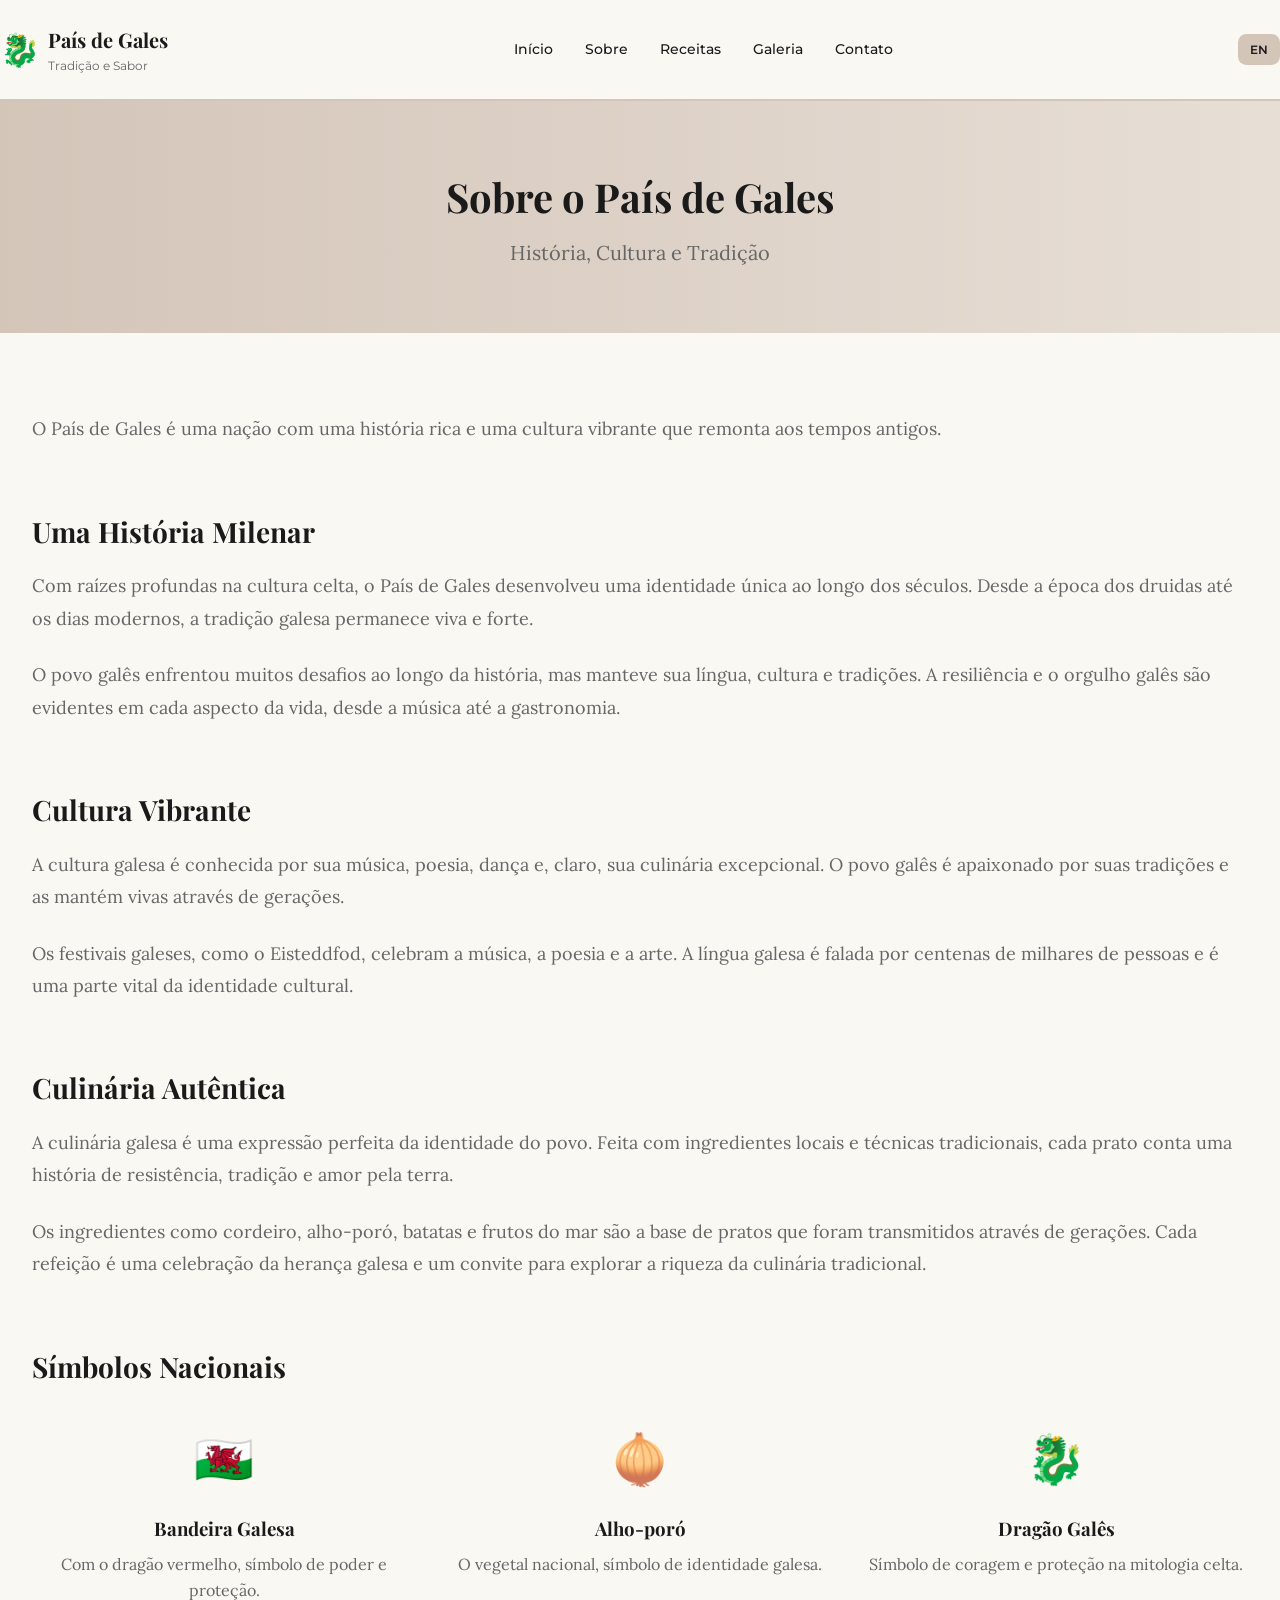
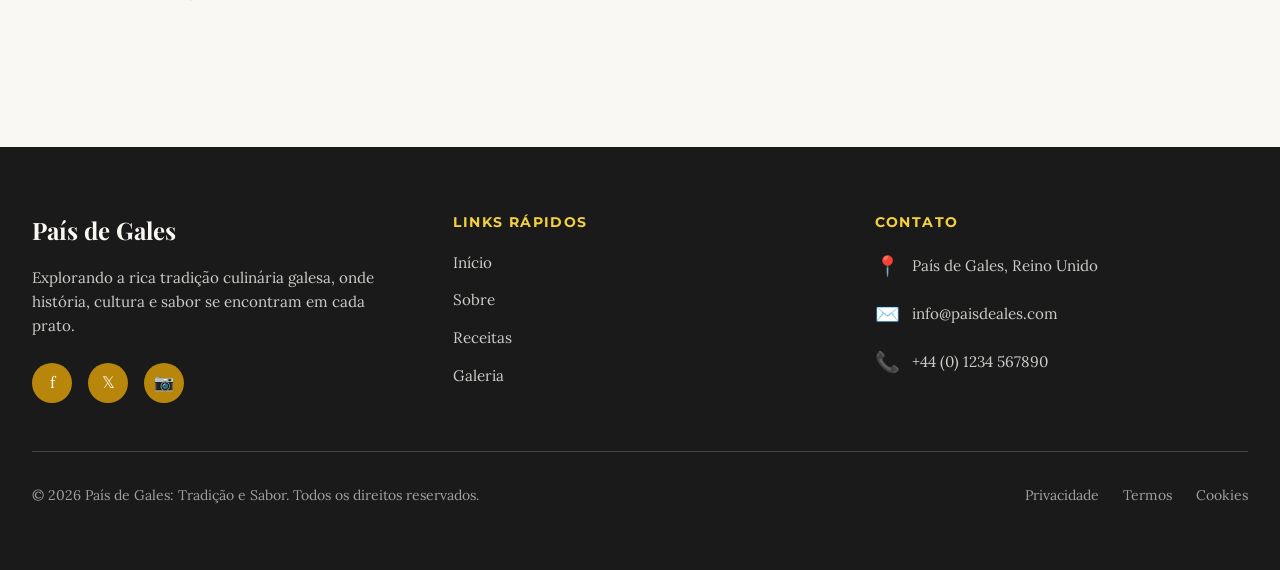
<file: projeto/sobre.html>
<!DOCTYPE html>
<html lang="pt-BR">
<head>
    <meta charset="UTF-8">
    <meta name="viewport" content="width=device-width, initial-scale=1.0">
    <meta name="description" content="Conheça a história, cultura e tradição do País de Gales.">
    <title>Sobre - País de Gales: Tradição e Sabor</title>
    <link rel="preconnect" href="https://fonts.googleapis.com">
    <link rel="preconnect" href="https://fonts.gstatic.com" crossorigin>
    <link href="https://fonts.googleapis.com/css2?family=Playfair+Display:wght@700;900&family=Lora:wght@400;500;600&family=Montserrat:wght@500;600;700&display=swap" rel="stylesheet">
    <link rel="stylesheet" href="styles.css">
</head>
<body>
    <!-- Header -->
    <header class="header">
        <div class="container header-content">
            <a href="index.html" class="logo">
                <span class="logo-emoji">🐉</span>
                <div class="logo-text">
                    <h1 class="logo-title" data-i18n="nav.title">País de Gales</h1>
                    <p class="logo-subtitle" data-i18n="nav.subtitle">Tradição e Sabor</p>
                </div>
            </a>

            <button class="menu-toggle" id="menuToggle">
                <span></span>
                <span></span>
                <span></span>
            </button>

            <nav class="nav" id="nav">
                <a href="index.html" class="nav-link" data-i18n="nav.home">Início</a>
                <a href="sobre.html" class="nav-link" data-i18n="nav.about">Sobre</a>
                <a href="receitas.html" class="nav-link" data-i18n="nav.recipes">Receitas</a>
                <a href="galeria.html" class="nav-link" data-i18n="nav.gallery">Galeria</a>
                <a href="contato.html" class="nav-link" data-i18n="nav.contact">Contato</a>
            </nav>

            <button class="language-toggle" id="languageToggle">
                <span id="langText">EN</span>
            </button>
        </div>
    </header>

    <!-- Main Content -->
    <main>
        <!-- Page Header -->
        <section class="page-header">
            <div class="container">
                <h1 class="page-title" data-i18n="pages.about.title">Sobre o País de Gales</h1>
                <p class="page-subtitle" data-i18n="pages.about.subtitle">História, Cultura e Tradição</p>
            </div>
        </section>

        <!-- Page Content -->
        <section class="page-content">
            <div class="container">
                <!-- Intro -->
                <div class="content-section">
                    <p class="content-text" data-i18n="pages.about.intro">O País de Gales é uma nação com uma história rica e uma cultura vibrante que remonta aos tempos antigos.</p>
                </div>

                <!-- History -->
                <div class="content-section">
                    <h2 class="content-title" data-i18n="pages.about.history_title">Uma História Milenar</h2>
                    <p class="content-text" data-i18n="pages.about.history_text">Com raízes profundas na cultura celta, o País de Gales desenvolveu uma identidade única ao longo dos séculos. Desde a época dos druidas até os dias modernos, a tradição galesa permanece viva e forte.</p>
                    <p class="content-text">O povo galês enfrentou muitos desafios ao longo da história, mas manteve sua língua, cultura e tradições. A resiliência e o orgulho galês são evidentes em cada aspecto da vida, desde a música até a gastronomia.</p>
                </div>

                <!-- Culture -->
                <div class="content-section">
                    <h2 class="content-title" data-i18n="pages.about.culture_title">Cultura Vibrante</h2>
                    <p class="content-text" data-i18n="pages.about.culture_text">A cultura galesa é conhecida por sua música, poesia, dança e, claro, sua culinária excepcional. O povo galês é apaixonado por suas tradições e as mantém vivas através de gerações.</p>
                    <p class="content-text">Os festivais galeses, como o Eisteddfod, celebram a música, a poesia e a arte. A língua galesa é falada por centenas de milhares de pessoas e é uma parte vital da identidade cultural.</p>
                </div>

                <!-- Cuisine -->
                <div class="content-section">
                    <h2 class="content-title" data-i18n="pages.about.cuisine_title">Culinária Autêntica</h2>
                    <p class="content-text" data-i18n="pages.about.cuisine_text">A culinária galesa é uma expressão perfeita da identidade do povo. Feita com ingredientes locais e técnicas tradicionais, cada prato conta uma história de resistência, tradição e amor pela terra.</p>
                    <p class="content-text">Os ingredientes como cordeiro, alho-poró, batatas e frutos do mar são a base de pratos que foram transmitidos através de gerações. Cada refeição é uma celebração da herança galesa e um convite para explorar a riqueza da culinária tradicional.</p>
                </div>

                <!-- Symbols -->
                <div class="content-section">
                    <h2 class="content-title">Símbolos Nacionais</h2>
                    <div style="display: grid; grid-template-columns: repeat(auto-fit, minmax(200px, 1fr)); gap: 2rem; margin-top: 2rem;">
                        <div style="text-align: center;">
                            <div style="font-size: 3rem; margin-bottom: 1rem;">🏴󠁧󠁢󠁷󠁬󠁳󠁿</div>
                            <h3 style="font-weight: 700; margin-bottom: 0.5rem;">Bandeira Galesa</h3>
                            <p style="color: var(--muted-foreground);">Com o dragão vermelho, símbolo de poder e proteção.</p>
                        </div>
                        <div style="text-align: center;">
                            <div style="font-size: 3rem; margin-bottom: 1rem;">🧅</div>
                            <h3 style="font-weight: 700; margin-bottom: 0.5rem;">Alho-poró</h3>
                            <p style="color: var(--muted-foreground);">O vegetal nacional, símbolo de identidade galesa.</p>
                        </div>
                        <div style="text-align: center;">
                            <div style="font-size: 3rem; margin-bottom: 1rem;">🐉</div>
                            <h3 style="font-weight: 700; margin-bottom: 0.5rem;">Dragão Galês</h3>
                            <p style="color: var(--muted-foreground);">Símbolo de coragem e proteção na mitologia celta.</p>
                        </div>
                    </div>
                </div>
            </div>
        </section>
    </main>

    <!-- Footer -->
    <footer class="footer">
        <div class="container">
            <div class="footer-grid">
                <div class="footer-section">
                    <h3 class="footer-title" data-i18n="footer.title">País de Gales</h3>
                    <p class="footer-text" data-i18n="footer.text">Explorando a rica tradição culinária galesa, onde história, cultura e sabor se encontram em cada prato.</p>
                    <div class="social-links">
                        <a href="#" class="social-link">f</a>
                        <a href="#" class="social-link">𝕏</a>
                        <a href="#" class="social-link">📷</a>
                    </div>
                </div>

                <div class="footer-section">
                    <h4 class="footer-subtitle" data-i18n="footer.quick_links">LINKS RÁPIDOS</h4>
                    <ul class="footer-links">
                        <li><a href="index.html" data-i18n="nav.home">Início</a></li>
                        <li><a href="sobre.html" data-i18n="nav.about">Sobre</a></li>
                        <li><a href="receitas.html" data-i18n="nav.recipes">Receitas</a></li>
                        <li><a href="galeria.html" data-i18n="nav.gallery">Galeria</a></li>
                    </ul>
                </div>

                <div class="footer-section">
                    <h4 class="footer-subtitle" data-i18n="footer.contact">CONTATO</h4>
                    <div class="contact-info">
                        <div class="contact-item">
                            <span class="contact-icon">📍</span>
                            <span data-i18n="footer.location">País de Gales, Reino Unido</span>
                        </div>
                        <div class="contact-item">
                            <span class="contact-icon">✉️</span>
                            <a href="mailto:info@paisdeales.com">info@paisdeales.com</a>
                        </div>
                        <div class="contact-item">
                            <span class="contact-icon">📞</span>
                            <span>+44 (0) 1234 567890</span>
                        </div>
                    </div>
                </div>
            </div>

            <div class="footer-divider"></div>

            <div class="footer-bottom">
                <p data-i18n="footer.copyright">&copy; 2026 País de Gales: Tradição e Sabor. Todos os direitos reservados.</p>
                <div class="footer-bottom-links">
                    <a href="#" data-i18n="footer.privacy">Privacidade</a>
                    <a href="#" data-i18n="footer.terms">Termos</a>
                    <a href="#" data-i18n="footer.cookies">Cookies</a>
                </div>
            </div>
        </div>
    </footer>

    <script src="i18n.js"></script>
    <script src="script.js"></script>
</body>
</html>
</file>
<file: projeto/styles.css>
/* ============================================
   VARIÁVEIS E CORES
   ============================================ */
:root {
    --primary: #B8860B;
    --secondary: #D4C5B9;
    --accent: #F4D03F;
    --foreground: #1A1A1A;
    --background: #FAF8F3;
    --muted: #E8DDD4;
    --muted-foreground: #666666;
    --border: #E8DDD4;
    
    --font-display: 'Playfair Display', serif;
    --font-body: 'Lora', serif;
    --font-accent: 'Montserrat', sans-serif;
    
    --radius: 0.65rem;
    --transition: all 0.3s ease-out;
}

/* ============================================
   RESET E ESTILOS GLOBAIS
   ============================================ */
* {
    margin: 0;
    padding: 0;
    box-sizing: border-box;
}

html {
    scroll-behavior: smooth;
}

body {
    font-family: var(--font-body);
    background-color: var(--background);
    color: var(--foreground);
    line-height: 1.6;
}

h1, h2, h3, h4, h5, h6 {
    font-family: var(--font-display);
    font-weight: 700;
}

a {
    color: inherit;
    text-decoration: none;
    transition: var(--transition);
}

button {
    cursor: pointer;
    border: none;
    font-family: var(--font-accent);
}

/* ============================================
   CONTAINER
   ============================================ */
.container {
    width: 100%;
    margin: 0 auto;
    padding: 0 1rem;
    max-width: 1280px;
}

@media (min-width: 640px) {
    .container {
        padding: 0 1.5rem;
    }
}

@media (min-width: 1024px) {
    .container {
        padding: 0 2rem;
    }
}

/* ============================================
   HEADER
   ============================================ */
.header {
    position: sticky;
    top: 0;
    z-index: 50;
    background-color: var(--background);
    border-bottom: 2px solid var(--secondary);
}

.header-content {
    display: flex;
    align-items: center;
    justify-content: space-between;
    padding: 1.5rem 0;
    gap: 1rem;
}

.logo {
    display: flex;
    align-items: center;
    gap: 0.5rem;
}

.logo-emoji {
    font-size: 2rem;
    color: var(--primary);
}

.logo-text {
    display: none;
}

.logo-title {
    font-size: 1.25rem;
    font-weight: 700;
    color: var(--foreground);
}

.logo-subtitle {
    font-size: 0.75rem;
    color: var(--muted-foreground);
    font-family: var(--font-accent);
}

@media (min-width: 640px) {
    .logo-text {
        display: block;
    }
}

/* Menu Toggle */
.menu-toggle {
    display: flex;
    flex-direction: column;
    gap: 0.35rem;
    background: none;
    padding: 0.5rem;
    border-radius: calc(var(--radius) - 2px);
    transition: var(--transition);
}

.menu-toggle:hover {
    background-color: var(--secondary);
}

.menu-toggle span {
    width: 1.5rem;
    height: 0.2rem;
    background-color: var(--foreground);
    border-radius: 0.1rem;
    transition: var(--transition);
}

.menu-toggle.active span:nth-child(1) {
    transform: rotate(45deg) translate(0.5rem, 0.5rem);
}

.menu-toggle.active span:nth-child(2) {
    opacity: 0;
}

.menu-toggle.active span:nth-child(3) {
    transform: rotate(-45deg) translate(0.5rem, -0.5rem);
}

@media (min-width: 768px) {
    .menu-toggle {
        display: none;
    }
}

/* Navigation */
.nav {
    display: none;
    position: absolute;
    top: 100%;
    left: 0;
    right: 0;
    flex-direction: column;
    gap: 1rem;
    padding: 1rem;
    background-color: var(--background);
    border-top: 2px solid var(--secondary);
}

.nav.active {
    display: flex;
}

.nav-link {
    font-size: 0.875rem;
    font-weight: 500;
    color: var(--foreground);
    font-family: var(--font-accent);
    transition: var(--transition);
}

.nav-link:hover {
    color: var(--primary);
}

@media (min-width: 768px) {
    .nav {
        display: flex;
        position: static;
        flex-direction: row;
        gap: 2rem;
        padding: 0;
        background-color: transparent;
        border-top: none;
    }
}

/* Language Toggle */
.language-toggle {
    background-color: var(--secondary);
    color: var(--foreground);
    padding: 0.5rem 0.75rem;
    border-radius: calc(var(--radius) - 2px);
    font-size: 0.75rem;
    font-weight: 600;
    font-family: var(--font-accent);
    transition: var(--transition);
    white-space: nowrap;
}

.language-toggle:hover {
    background-color: var(--primary);
    color: var(--background);
}

/* ============================================
   HERO SECTION
   ============================================ */
.hero {
    position: relative;
    min-height: 100vh;
    display: flex;
    align-items: center;
    justify-content: center;
    overflow: hidden;
    background: linear-gradient(to bottom right, var(--background), var(--background), var(--secondary));
}

.celtic-pattern {
    position: absolute;
    inset: 0;
    opacity: 0.05;
    width: 100%;
    height: 100%;
    color: var(--foreground);
}

.hero-content {
    position: relative;
    z-index: 10;
    text-align: center;
    max-width: 48rem;
    padding: 0 1rem;
}

.hero-subtitle {
    display: inline-block;
    font-size: 0.875rem;
    font-weight: 600;
    color: var(--primary);
    text-transform: uppercase;
    letter-spacing: 0.1em;
    font-family: var(--font-accent);
    margin-bottom: 1.5rem;
}

.hero-title {
    font-size: 3.5rem;
    font-weight: 700;
    color: var(--foreground);
    line-height: 1.2;
    margin-bottom: 1.5rem;
}

.hero-title .text-primary {
    color: var(--primary);
}

.hero-description {
    font-size: 1.25rem;
    color: var(--muted-foreground);
    max-width: 32rem;
    margin: 0 auto 2rem;
    line-height: 1.6;
}

.cta-button {
    font-size: 1.125rem;
    font-weight: 600;
    padding: 1rem 2rem;
    background-color: var(--primary);
    color: var(--background);
    border-radius: calc(var(--radius) + 2px);
    transition: var(--transition);
    font-family: var(--font-accent);
}

.cta-button:hover {
    background-color: var(--accent);
    color: var(--accent-foreground);
    box-shadow: 0 10px 25px rgba(184, 134, 11, 0.2);
    transform: translateY(-0.25rem);
}

@media (max-width: 768px) {
    .hero-title {
        font-size: 2.5rem;
    }
    
    .hero-description {
        font-size: 1rem;
    }
}

/* Scroll Indicator */
.scroll-indicator {
    position: absolute;
    bottom: 2rem;
    left: 50%;
    transform: translateX(-50%);
    z-index: 10;
    animation: bounce 2s infinite;
    color: var(--primary);
}

@keyframes bounce {
    0%, 100% {
        transform: translateX(-50%) translateY(0);
    }
    50% {
        transform: translateX(-50%) translateY(0.5rem);
    }
}

/* ============================================
   HISTORY SECTION
   ============================================ */
.history {
    padding: 5rem 0;
    background-color: var(--background);
}

.history-grid {
    display: grid;
    grid-template-columns: 1fr;
    gap: 3rem;
    align-items: center;
}

@media (min-width: 1024px) {
    .history-grid {
        grid-template-columns: 1fr 1fr;
    }
}

.history-content {
    display: flex;
    flex-direction: column;
    gap: 1.5rem;
}

.history-text {
    font-size: 1.125rem;
    color: var(--muted-foreground);
    line-height: 1.8;
}

.history-highlights {
    display: flex;
    flex-direction: column;
    gap: 1.5rem;
    margin-top: 1rem;
}

.highlight {
    display: flex;
    gap: 1rem;
}

.highlight-line {
    width: 0.25rem;
    background-color: var(--primary);
    flex-shrink: 0;
}

.highlight-title {
    font-size: 1.125rem;
    font-weight: 700;
    color: var(--foreground);
    margin-bottom: 0.5rem;
}

.highlight-text {
    font-size: 0.95rem;
    color: var(--muted-foreground);
}

.history-box {
    background-color: var(--secondary);
    border-radius: 1rem;
    padding: 3rem 2rem;
    text-align: center;
    position: relative;
}

.history-emoji {
    font-size: 3.5rem;
    margin-bottom: 1rem;
}

.history-motto {
    font-size: 1.75rem;
    font-weight: 700;
    color: var(--foreground);
    margin-bottom: 0.5rem;
}

.history-motto-translation {
    font-style: italic;
    color: var(--muted-foreground);
    margin-bottom: 2rem;
}

.history-divider {
    height: 2px;
    background-color: var(--primary);
    margin: 2rem 0;
}

.history-label {
    font-size: 0.75rem;
    font-weight: 600;
    color: var(--primary);
    text-transform: uppercase;
    letter-spacing: 0.1em;
    font-family: var(--font-accent);
}

/* ============================================
   SECTION HEADERS
   ============================================ */
.section-header {
    text-align: center;
    margin-bottom: 4rem;
    display: flex;
    flex-direction: column;
    gap: 1rem;
}

.section-label {
    font-size: 0.875rem;
    font-weight: 600;
    color: var(--primary);
    text-transform: uppercase;
    letter-spacing: 0.1em;
    font-family: var(--font-accent);
    display: inline-block;
}

.section-title {
    font-size: 2.25rem;
    font-weight: 700;
    color: var(--foreground);
}

@media (min-width: 768px) {
    .section-title {
        font-size: 3rem;
    }
}

.section-description {
    font-size: 1.25rem;
    color: var(--muted-foreground);
    max-width: 32rem;
    margin: 0 auto;
}

.decorative-line {
    width: 4rem;
    height: 0.25rem;
    background: linear-gradient(to right, var(--primary), var(--accent));
    margin: 0 auto 3rem;
}

/* ============================================
   DISHES SECTION
   ============================================ */
.dishes {
    padding: 5rem 0;
    background-color: rgba(212, 197, 185, 0.1);
}

.dishes-grid {
    display: grid;
    grid-template-columns: repeat(auto-fit, minmax(300px, 1fr));
    gap: 2rem;
}

@media (min-width: 768px) {
    .dishes-grid {
        grid-template-columns: repeat(2, 1fr);
    }
}

@media (min-width: 1024px) {
    .dishes-grid {
        grid-template-columns: repeat(3, 1fr);
    }
}

.dish-card {
    background-color: var(--background);
    border-radius: 0.75rem;
    overflow: hidden;
    border: 2px solid var(--secondary);
    transition: var(--transition);
    display: flex;
    flex-direction: column;
}

.dish-card:hover {
    border-color: var(--primary);
    box-shadow: 0 10px 25px rgba(0, 0, 0, 0.1);
    transform: translateY(-0.25rem);
}

.dish-header {
    background: linear-gradient(to right, var(--secondary), rgba(212, 197, 185, 0.5));
    padding: 2rem;
    text-align: center;
}

.dish-emoji {
    font-size: 3.5rem;
    margin-bottom: 1rem;
    display: inline-block;
    transition: var(--transition);
}

.dish-card:hover .dish-emoji {
    transform: scale(1.1);
}

.dish-name {
    font-size: 1.5rem;
    font-weight: 700;
    color: var(--foreground);
}

.dish-origin {
    font-size: 0.75rem;
    color: var(--primary);
    text-transform: uppercase;
    letter-spacing: 0.1em;
    font-family: var(--font-accent);
    margin-top: 0.5rem;
}

.dish-content {
    padding: 1.5rem;
    flex-grow: 1;
    display: flex;
    flex-direction: column;
    gap: 1rem;
}

.dish-description {
    color: var(--muted-foreground);
    line-height: 1.6;
    font-size: 0.95rem;
}

.dish-ingredients-label {
    font-size: 0.875rem;
    font-weight: 600;
    color: var(--foreground);
    text-transform: uppercase;
    letter-spacing: 0.1em;
    font-family: var(--font-accent);
}

.dish-ingredients {
    display: flex;
    flex-wrap: wrap;
    gap: 0.5rem;
}

.ingredient-tag {
    display: inline-block;
    background-color: rgba(244, 208, 63, 0.1);
    color: var(--accent);
    padding: 0.25rem 0.75rem;
    border-radius: 9999px;
    font-size: 0.875rem;
    font-weight: 500;
    font-family: var(--font-accent);
}

.dish-footer {
    padding: 1rem 1.5rem;
    background-color: rgba(212, 197, 185, 0.3);
    border-top: 2px solid var(--secondary);
}

.dish-footer button {
    font-size: 0.875rem;
    font-weight: 600;
    color: var(--primary);
    background: none;
    transition: var(--transition);
}

.dish-footer button:hover {
    color: var(--accent);
}

/* ============================================
   INGREDIENTS SECTION
   ============================================ */
.ingredients {
    padding: 5rem 0;
    background-color: var(--background);
}

.ingredients-grid {
    display: grid;
    grid-template-columns: repeat(auto-fit, minmax(280px, 1fr));
    gap: 2rem;
}

@media (min-width: 768px) {
    .ingredients-grid {
        grid-template-columns: repeat(2, 1fr);
    }
}

@media (min-width: 1024px) {
    .ingredients-grid {
        grid-template-columns: repeat(3, 1fr);
    }
}

.ingredient-card {
    background-color: var(--background);
    border-radius: 0.75rem;
    padding: 2rem;
    border: 2px solid var(--secondary);
    transition: var(--transition);
}

.ingredient-card:hover {
    border-color: var(--primary);
    box-shadow: 0 10px 25px rgba(0, 0, 0, 0.1);
    transform: translateY(-0.25rem);
}

.ingredient-emoji {
    font-size: 3rem;
    margin-bottom: 1rem;
    display: inline-block;
    transition: var(--transition);
}

.ingredient-card:hover .ingredient-emoji {
    transform: scale(1.1);
}

.ingredient-name {
    font-size: 1.5rem;
    font-weight: 700;
    color: var(--foreground);
    margin-bottom: 0.75rem;
}

.ingredient-description {
    color: var(--muted-foreground);
    line-height: 1.6;
    margin-bottom: 1.5rem;
    font-size: 0.95rem;
}

.ingredient-uses-label {
    font-size: 0.75rem;
    font-weight: 600;
    color: var(--primary);
    text-transform: uppercase;
    letter-spacing: 0.1em;
    font-family: var(--font-accent);
    margin-bottom: 0.75rem;
}

.ingredient-uses {
    display: flex;
    flex-direction: column;
    gap: 0.5rem;
}

.use-item {
    display: flex;
    align-items: center;
    gap: 0.5rem;
    font-size: 0.875rem;
    color: var(--muted-foreground);
}

.use-dot {
    width: 0.375rem;
    height: 0.375rem;
    border-radius: 50%;
    background-color: var(--accent);
}

/* ============================================
   FOOTER
   ============================================ */
.footer {
    background-color: var(--foreground);
    color: var(--background);
    padding: 4rem 0;
}

.footer-grid {
    display: grid;
    grid-template-columns: repeat(auto-fit, minmax(250px, 1fr));
    gap: 3rem;
    margin-bottom: 3rem;
}

.footer-title {
    font-size: 1.5rem;
    font-weight: 700;
    margin-bottom: 1rem;
}

.footer-text {
    color: rgba(250, 248, 243, 0.8);
    line-height: 1.6;
    margin-bottom: 1.5rem;
    font-size: 0.95rem;
}

.social-links {
    display: flex;
    gap: 1rem;
}

.social-link {
    width: 2.5rem;
    height: 2.5rem;
    border-radius: 50%;
    background-color: var(--primary);
    display: flex;
    align-items: center;
    justify-content: center;
    color: var(--background);
    transition: var(--transition);
}

.social-link:hover {
    background-color: var(--accent);
}

.footer-subtitle {
    font-size: 0.875rem;
    font-weight: 700;
    text-transform: uppercase;
    letter-spacing: 0.1em;
    color: var(--accent);
    font-family: var(--font-accent);
    margin-bottom: 1rem;
}

.footer-links {
    list-style: none;
    display: flex;
    flex-direction: column;
    gap: 0.75rem;
}

.footer-links a {
    color: rgba(250, 248, 243, 0.8);
    transition: var(--transition);
    font-size: 0.95rem;
}

.footer-links a:hover {
    color: var(--accent);
}

.contact-info {
    display: flex;
    flex-direction: column;
    gap: 1rem;
}

.contact-item {
    display: flex;
    align-items: center;
    gap: 0.75rem;
    color: rgba(250, 248, 243, 0.8);
    font-size: 0.95rem;
}

.contact-icon {
    font-size: 1.25rem;
    color: var(--accent);
}

.contact-item a {
    color: rgba(250, 248, 243, 0.8);
}

.contact-item a:hover {
    color: var(--accent);
}

.footer-divider {
    height: 1px;
    background-color: rgba(250, 248, 243, 0.2);
    margin: 2rem 0;
}

.footer-bottom {
    display: flex;
    flex-direction: column;
    gap: 1rem;
    align-items: center;
    justify-content: space-between;
    text-align: center;
    color: rgba(250, 248, 243, 0.6);
    font-size: 0.875rem;
}

@media (min-width: 768px) {
    .footer-bottom {
        flex-direction: row;
        text-align: left;
    }
}

.footer-bottom-links {
    display: flex;
    gap: 1.5rem;
}

.footer-bottom-links a {
    color: rgba(250, 248, 243, 0.6);
    transition: var(--transition);
}

.footer-bottom-links a:hover {
    color: var(--accent);
}

/* ============================================
   PÁGINA GENÉRICA
   ============================================ */
.page-header {
    background: linear-gradient(to right, var(--secondary), rgba(212, 197, 185, 0.5));
    padding: 4rem 0;
    text-align: center;
}

.page-title {
    font-size: 2.5rem;
    font-weight: 700;
    color: var(--foreground);
    margin-bottom: 0.5rem;
}

.page-subtitle {
    font-size: 1.25rem;
    color: var(--muted-foreground);
}

.page-content {
    padding: 5rem 0;
}

.content-section {
    margin-bottom: 4rem;
}

.content-title {
    font-size: 1.75rem;
    font-weight: 700;
    color: var(--foreground);
    margin-bottom: 1rem;
}

.content-text {
    font-size: 1.125rem;
    color: var(--muted-foreground);
    line-height: 1.8;
    margin-bottom: 1.5rem;
}

/* ============================================
   FORMULÁRIO
   ============================================ */
.form-group {
    margin-bottom: 1.5rem;
}

.form-label {
    display: block;
    font-weight: 600;
    color: var(--foreground);
    margin-bottom: 0.5rem;
    font-family: var(--font-accent);
}

.form-input,
.form-textarea {
    width: 100%;
    padding: 0.75rem;
    border: 2px solid var(--secondary);
    border-radius: var(--radius);
    font-family: var(--font-body);
    font-size: 1rem;
    transition: var(--transition);
}

.form-input:focus,
.form-textarea:focus {
    outline: none;
    border-color: var(--primary);
    box-shadow: 0 0 0 3px rgba(184, 134, 11, 0.1);
}

.form-textarea {
    resize: vertical;
    min-height: 150px;
}

.form-button {
    background-color: var(--primary);
    color: var(--background);
    padding: 0.75rem 1.5rem;
    border-radius: calc(var(--radius) + 2px);
    font-weight: 600;
    font-size: 1rem;
    transition: var(--transition);
}

.form-button:hover {
    background-color: var(--accent);
    box-shadow: 0 5px 15px rgba(184, 134, 11, 0.2);
}

/* ============================================
   GALERIA
   ============================================ */
.gallery-grid {
    display: grid;
    grid-template-columns: repeat(auto-fit, minmax(250px, 1fr));
    gap: 2rem;
    margin-top: 2rem;
}

.gallery-item {
    border-radius: 0.75rem;
    overflow: hidden;
    background-color: var(--secondary);
    aspect-ratio: 1;
    display: flex;
    align-items: center;
    justify-content: center;
    font-size: 3rem;
    transition: var(--transition);
}

.gallery-item:hover {
    transform: scale(1.05);
    box-shadow: 0 10px 25px rgba(0, 0, 0, 0.1);
}

/* ============================================
   RECEITAS
   ============================================ */
.recipe-card {
    background-color: var(--background);
    border: 2px solid var(--secondary);
    border-radius: 0.75rem;
    padding: 2rem;
    margin-bottom: 2rem;
    transition: var(--transition);
}

.recipe-card:hover {
    border-color: var(--primary);
    box-shadow: 0 10px 25px rgba(0, 0, 0, 0.1);
}

.recipe-header {
    display: flex;
    align-items: center;
    gap: 1rem;
    margin-bottom: 1.5rem;
}

.recipe-emoji {
    font-size: 2.5rem;
}

.recipe-title {
    font-size: 1.5rem;
    font-weight: 700;
    color: var(--foreground);
}

.recipe-meta {
    display: flex;
    gap: 2rem;
    margin-bottom: 1.5rem;
    flex-wrap: wrap;
}

.recipe-meta-item {
    display: flex;
    align-items: center;
    gap: 0.5rem;
    color: var(--muted-foreground);
    font-size: 0.95rem;
}

.recipe-section {
    margin-bottom: 1.5rem;
}

.recipe-section-title {
    font-weight: 700;
    color: var(--foreground);
    margin-bottom: 0.75rem;
    font-size: 1.125rem;
}

.recipe-list {
    list-style: none;
    padding-left: 0;
}

.recipe-list li {
    padding-left: 1.5rem;
    margin-bottom: 0.5rem;
    position: relative;
    color: var(--muted-foreground);
}

.recipe-list li:before {
    content: "•";
    position: absolute;
    left: 0;
    color: var(--primary);
    font-weight: bold;
}

/* ============================================
   RESPONSIVIDADE
   ============================================ */
@media (max-width: 640px) {
    .section-title {
        font-size: 1.875rem;
    }
    
    .section-description {
        font-size: 1rem;
    }
    
    .dishes-grid,
    .ingredients-grid {
        grid-template-columns: 1fr;
    }
    
    .page-title {
        font-size: 1.875rem;
    }
    
    .recipe-meta {
        gap: 1rem;
    }
}
</file>
